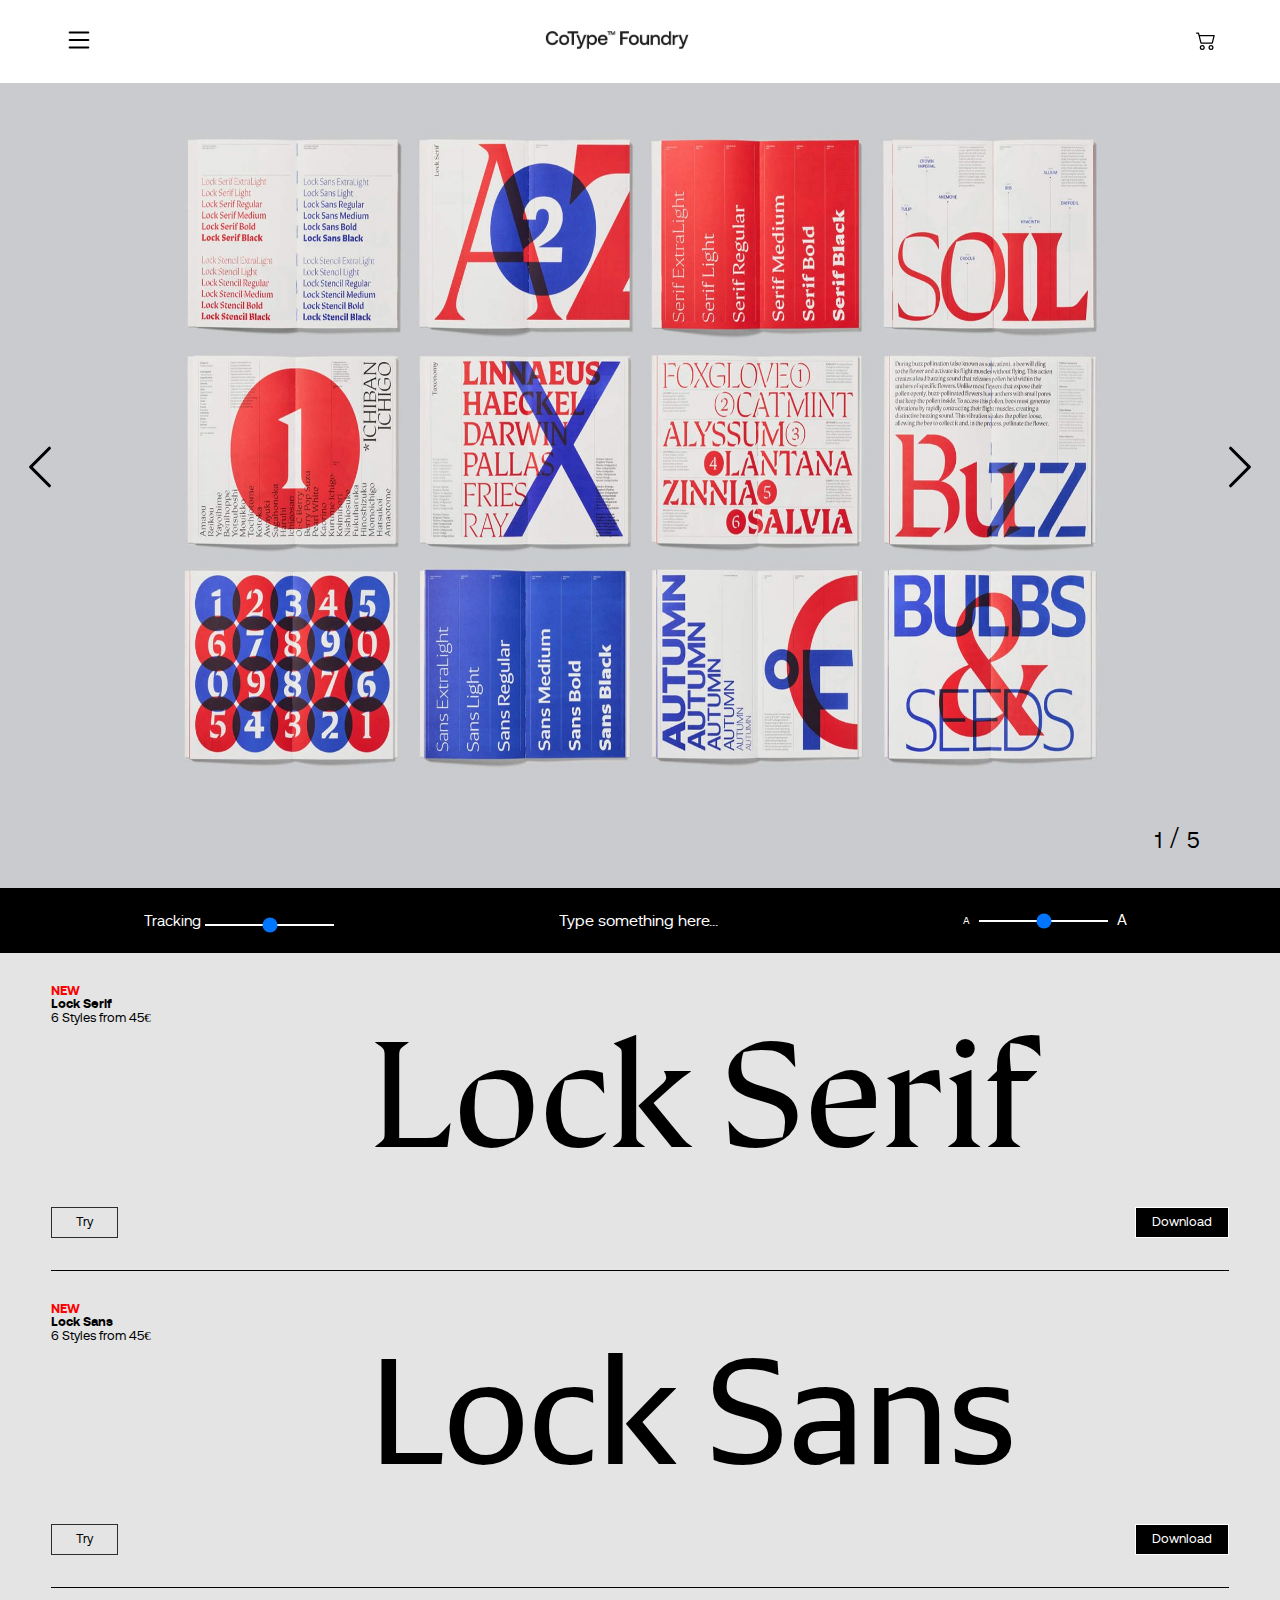
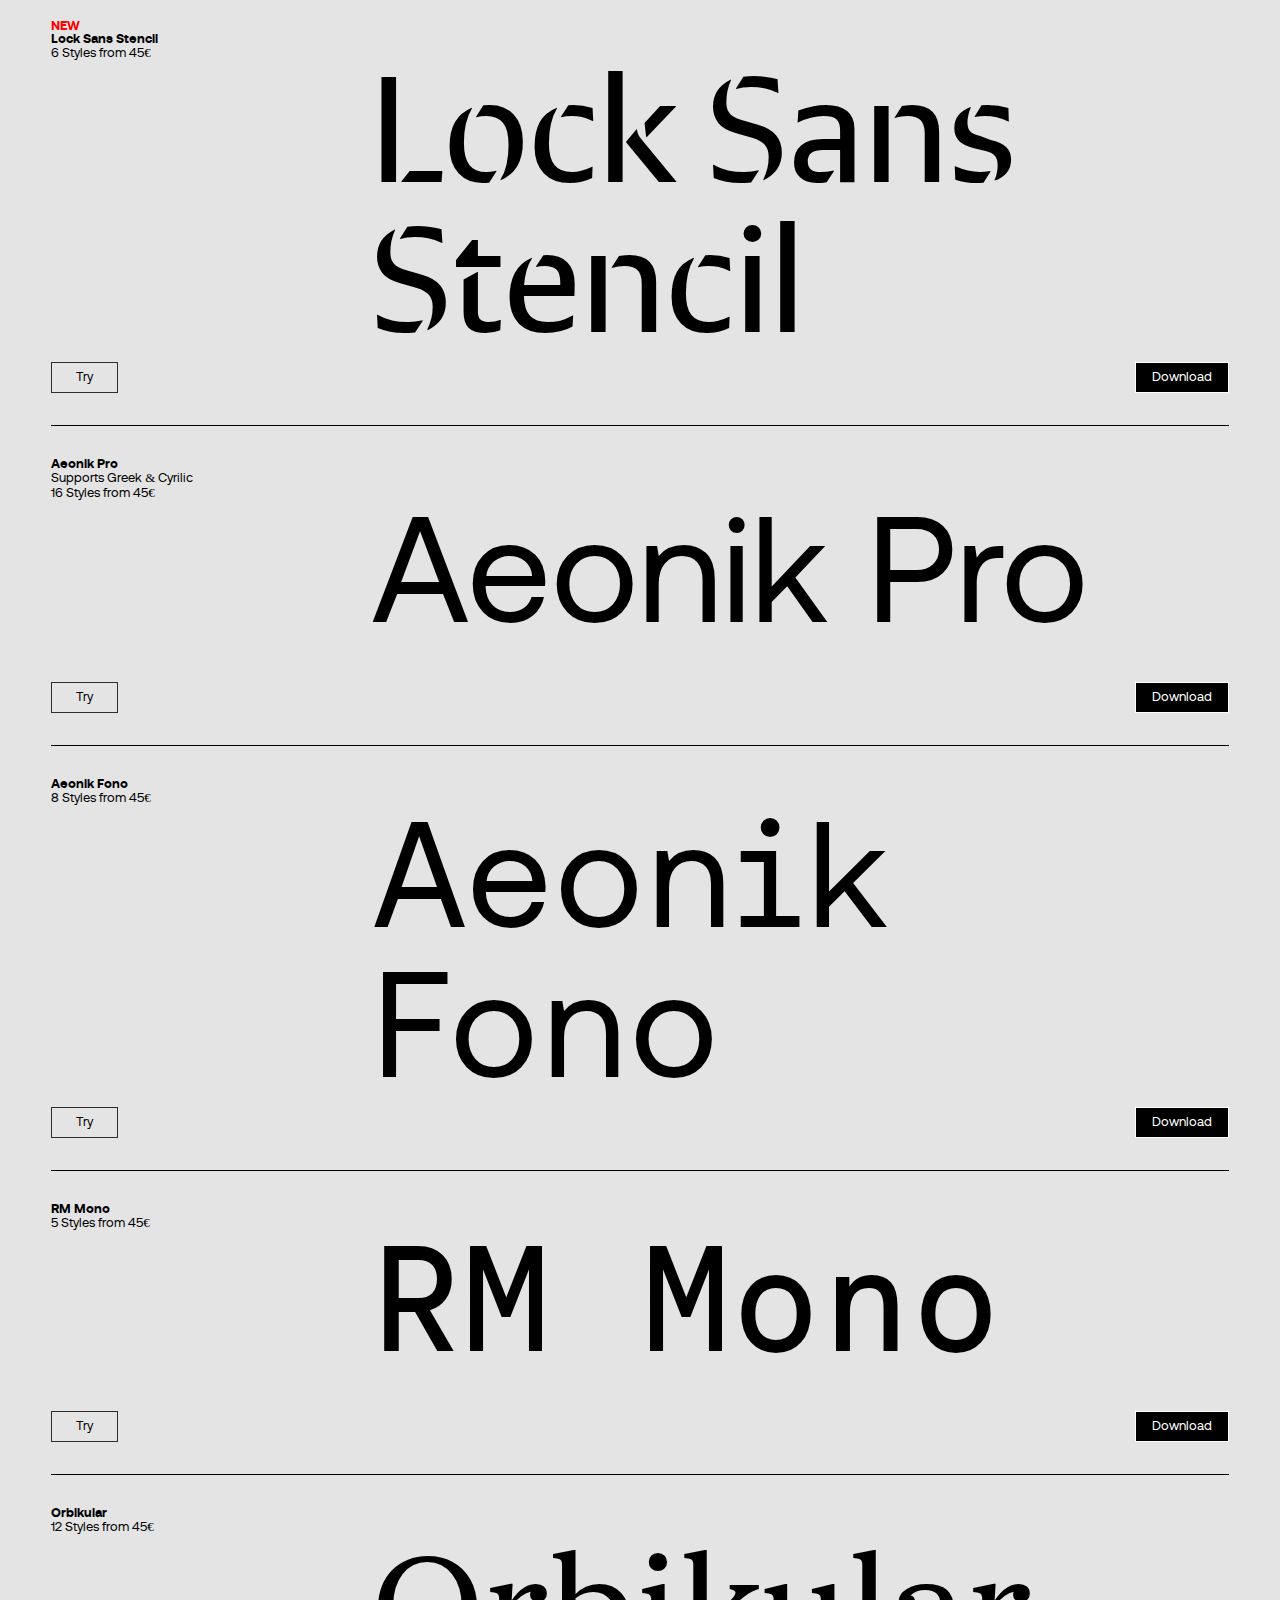
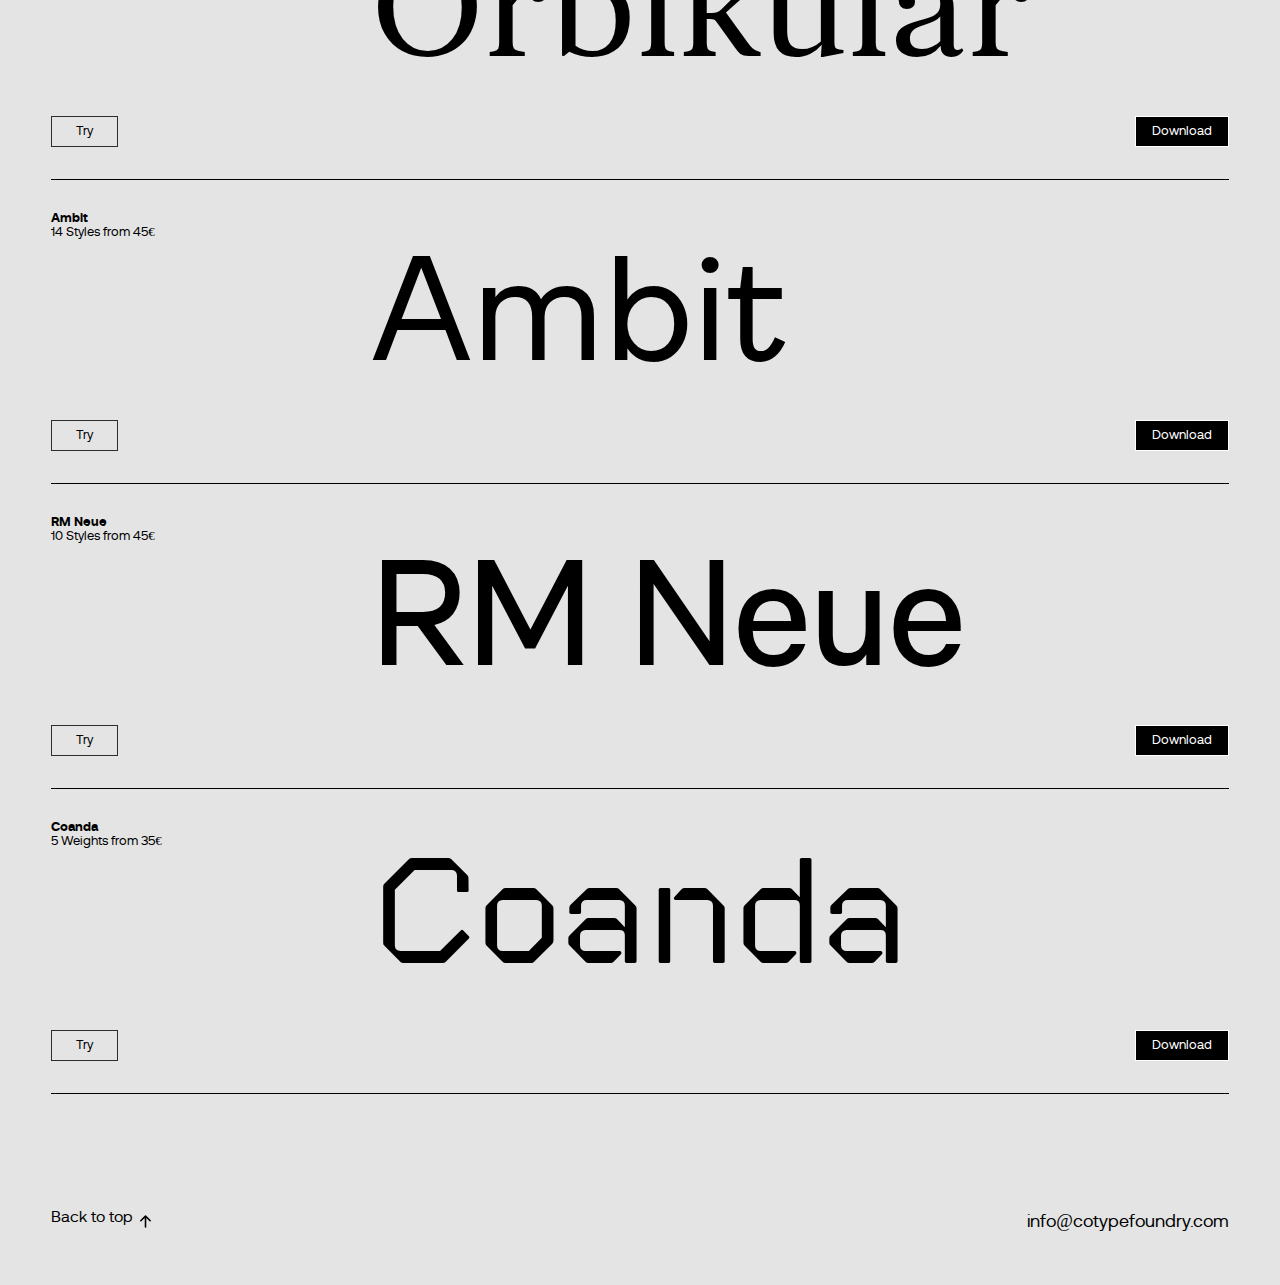
<file: index.html>
<!DOCTYPE html>
<html lang="en">
<head>
    <meta charset="UTF-8">
    <meta name="viewport" content="width=device-width, initial-scale=1.0">
    <title>Our Fonts - CoType Foundry</title>
    <link rel="stylesheet" href="css/index.css">
    <link rel="icon" href="RECURSOS/Cotype-Favicon.png">
    <script src="js/index.js" defer></script>
    
</head>
<body>

    <header class="header">


        <div class="header-Menu">

            <div class="header-Menu--wrapper">

                <div class="header-Menu--Hamburguesa">
                    <button class="header-Menu--Hamburguesa--boton">
                        <svg class="svg-Hamburguesa" xmlns="http://www.w3.org/2000/svg" width="30" height="30" fill="black" class="bi bi-Hamburguesa" viewBox="0 0 16 16">
                            <path fill-rule="evenodd" d="M2.5 12a.5.5 0 0 1 .5-.5h10a.5.5 0 0 1 0 1H3a.5.5 0 0 1-.5-.5m0-4a.5.5 0 0 1 .5-.5h10a.5.5 0 0 1 0 1H3a.5.5 0 0 1-.5-.5m0-4a.5.5 0 0 1 .5-.5h10a.5.5 0 0 1 0 1H3a.5.5 0 0 1-.5-.5"/>
                        </svg>
                    </button>

                    <nav class="nav">
                        <button class="nav-cierre">
                            <svg class="nav-cierre--cruz" xmlns="http://www.w3.org/2000/svg" width="25" height="25" fill="black" class="bi bi-cierre" viewBox="0 0 16 16">
                                <path d="M4.646 4.646a.5.5 0 0 1 .708 0L8 7.293l2.646-2.647a.5.5 0 0 1 .708.708L8.707 8l2.647 2.646a.5.5 0 0 1-.708.708L8 8.707l-2.646 2.647a.5.5 0 0 1-.708-.708L7.293 8 4.646 5.354a.5.5 0 0 1 0-.708"/>
                            </svg>
                        </button>
                        
                        <ul class="nav-ul">
                            <li><a href="index.html" class="links">Our fonts</a></li>
                            <li><a href="subscribe.html" class="links">Suscribe</a></li>
                            <li><a href="about.html" class="links">About Us</a></li>
                        </ul>
                    </nav>

                </div>
                <h1 class="header-Menu--logo">
                   <a href="index.html" class="header-Menu--logo-link"><img src="RECURSOS/image.avif"  alt="Cotype logo" width="20%"></a>
                </h1>

                <button class="header-Menu--checkout">
                    <svg class="checkout-cart" xmlns="http://www.w3.org/2000/svg" width="20" height="20" fill="black" class="bi bi-cart2" viewBox="0 0 16 16">
                        <path d="M0 2.5A.5.5 0 0 1 .5 2H2a.5.5 0 0 1 .485.379L2.89 4H14.5a.5.5 0 0 1 .485.621l-1.5 6A.5.5 0 0 1 13 11H4a.5.5 0 0 1-.485-.379L1.61 3H.5a.5.5 0 0 1-.5-.5M3.14 5l1.25 5h8.22l1.25-5zM5 13a1 1 0 1 0 0 2 1 1 0 0 0 0-2m-2 1a2 2 0 1 1 4 0 2 2 0 0 1-4 0m9-1a1 1 0 1 0 0 2 1 1 0 0 0 0-2m-2 1a2 2 0 1 1 4 0 2 2 0 0 1-4 0"/>
                    </svg>
                </button>

                


            </div>
        </div>
    </header>


    <div class="Slider">
        <div class="Slider-container">
            
                <picture>
                    <img src="RECURSOS/banner/01.jpg" alt="Lock Sherif" class="Slider-img isVisible Slider-img--Static">
                </picture>
                <picture>
                    <img src="RECURSOS/banner/02.jpg" alt="RM - Mono"   class="Slider-img" loading="lazy">
                </picture>
                <picture>
                    <img src="RECURSOS/banner/03.jpg" alt="Aeonik Fono" class="Slider-img" loading="lazy">
                </picture>
                <picture>
                    <img src="RECURSOS/banner/04.jpg" alt="Aeonik Mono" class="Slider-img" loading="lazy">
                </picture>
                <picture>
                    <img src="RECURSOS/banner/05.jpg" alt="Altform"     class="Slider-img" loading="lazy">
                </picture>        
                
               
                
            
        </div>


        <button class="Slider-arrow Next">
            <svg xmlns="http://www.w3.org/2000/svg" width="50" height="50" fill="black" class="bi bi-chevron-right" viewBox="0 0 16 16">
                <path fill-rule="evenodd" d="M4.646 1.646a.5.5 0 0 1 .708 0l6 6a.5.5 0 0 1 0 .708l-6 6a.5.5 0 0 1-.708-.708L10.293 8 4.646 2.354a.5.5 0 0 1 0-.708"/>
              </svg>
        </button>

        <button class="Slider-arrow Prev">
            <svg xmlns="http://www.w3.org/2000/svg" width="50" height="50" fill="black" class="bi bi-chevron-left" viewBox="0 0 16 16">
                <path fill-rule="evenodd" d="M11.354 1.646a.5.5 0 0 1 0 .708L5.707 8l5.647 5.646a.5.5 0 0 1-.708.708l-6-6a.5.5 0 0 1 0-.708l6-6a.5.5 0 0 1 .708 0"/>
              </svg>
        </button>


        <div class="Slider-indice">
            <span class="Slider-span Slider-span--Inicial">1</span> /
            <span class="Slider-span">5</span>
        </div>

    </div>


    <div class="Subbanner">
        <div class="Subbanner-wrapper">
            <div class="Subbaner-wrapper--tracking">
                <button class="Subbanner-tracking">Tracking</button> 
                <input type="range" id="tracking" name="tracking-tipo" class="tamano-tipo" min="0" max="10">
            </div>
            <div class="Subbanner-wrapper--type">
                <input type="text" id="miInput" name="Type something here..." placeholder="Type something here..." class="typeText" autocomplete="off">
            </div>
            <div class="Subbaner-wrapper--size">
                <button class="Subbanner-size Min">A</button>
                <input type="range" id="rango" name="tamano-tipo" class="tamano-tipo" min="12" max="300">
                <button class="Subbanner-size Max">A</button>
                
            </div>
        </div>
    </div>

    <div class="Subbanner-movil">
        <div class="Subbanner-wrapper--type--movil">
            <input type="text" id="miInput movil" name="Type something here..." placeholder="Type something here..." class="typeText" autocomplete="off">
        </div>
        <div class="Subbaner-wrapper--size--movil">
            <button class="Subbanner-size Min">A</button>
            <input type="range" name="tamano-tipo" class="tamano-tipo-movil" list="tickmarks" min="20" max="100">
            <button class="Subbanner-size Max">A</button>

    </div>




    <div class="Cuerpo">
        <div class="Cuerpo-tipografias">


            <div class="Lock-serif">
                <ul class="Caracteristicas">
                    <li class="new">
                        NEW
                    </li>
                    <li class="nombre-tipografia">
                        <a href="locksherif.html">
                        Lock Serif
                        </a>
                    </li>
                    <li class="estilos">
                        6 Styles from 45€
                    </li>
                </ul>

                <p class="P-Lock--serif output">
                    <a href="locksherif.html">
                        Lock Serif
                    </a>
                </p>

                <div class="Lockserif-botones">
                    <div class="Boton-try">
                        <a class="try" href="locksherif.html">Try</a>
                    </div>
                    <div class="Boton-Download">
                        <a class="Download" href="locksherif.html">Download</a>
                    </div>
                    
                    
                </div>

                </div>
            </div>

            <div class="Lock-serif--Stencil">
                <ul class="Caracteristicas">
                    <li class="new">
                        <a href="locksherifstencil.html">NEW</a>
                    </li>
                    <li class="nombre-tipografia">
                        <a href="locksherifstencil.html">Lock Serif Stencil</a>
                    </li>
                    <li class="estilos">
                        <a href="locksherifstencil.html">6 Styles from 45€</a>
                    </li>
                </ul>

                <p class="P-Lock--Stencil output">
                    <a href="locksherifstencil.html">
                    Lock Serif Stencil
                    </a>
                    
                </p>

                <div class="Lockserif-botones">
                    <div class="Boton-try">
                        <a class="try" href="RECURSOS/FUENTES/LockSerif-TRIAL/LockSerif-TRIAL/LockSerifTRIAL-Medium.otf">Try</a>
                    </div>
                    <div class="Boton-Download">
                        <a class="Download" href="RECURSOS/FUENTES/LockSerif-TRIAL/LockSerif-TRIAL/LockSerifTRIAL-Medium.otf">Download</a>
                    </div>
                    
                    
                </div>
            </div>

            <div class="Lock-sans">
                <ul class="Caracteristicas">
                    <li class="new">
                        <a title="locksans" href="locksans.html">NEW</a>
                    </li>
                    <li class="nombre-tipografia">
                        <a title="locksans" href="locksans.html">Lock Sans</a>
                    </li>
                    <li class="estilos">
                        <a title="locksans" href="locksans.html">6 Styles from 45€</a>
                    </li>
                </ul>

                <p class="P-Lock--sans output"> 
                    <a title="locksans" href="locksans.html">
                        Lock Sans
                    </a>
                    
                </p>

                <div class="Lockserif-botones">
                    <div class="Boton-try">
                        <a class="try" href="locksans.html">Try</a>
                    </div>
                    <div class="Boton-Download">
                        <a class="Download" href="locksans.html">Download</a>
                    </div>
                    
                    
                </div>


                
            </div>

            <div class="Lock-sans--Stencil">
                <ul class="Caracteristicas">
                    <li class="new">
                        <a title="locksansstencil" href="locksansstecil.html">NEW</a>
                    </li>
                    <li class="nombre-tipografia">
                        <a title="locksansstencil" href="locksansstecil.html">Lock Sans Stencil</a>
                    </li>
                    <li class="estilos">
                        <a title="locksansstencil" href="locksansstecil.html">6 Styles from 45€</a>
                    </li>
                </ul>

                <p class="P-Lock--sans--Stencil output">
                    <a title="locksansstencil" href="locksansstecil.html">
                    Lock Sans Stencil
                    </a>
                </p>

                <div class="Lockserif-botones">
                    <div class="Boton-try">
                        <a class="try" href="locksansstecil.html">Try</a>
                    </div>
                    <div class="Boton-Download">
                        <a class="Download" href="locksansstecil.html">Download</a>
                    </div>
                    
                    
                </div>
            </div>


            


            <div class="Aeonik">
                <ul class="Caracteristicas">
                    <li class="nombre-tipografia">
                        <a title="aeonikpro" href="aeonicpro.html">Aeonik Pro</a>
                    </li>
                    <li class="estilos">
                        <a title="aeonikpro" href="aeonicpro.html">Supports Greek & Cyrilic <br> 16 Styles from 45€</a>
                    </li>
                </ul>

                <p class="P-Aeonik output">
                    <a title="aeonikpro" href="aeonicpro.html">
                        Aeonik Pro

                    </a>
                    
                </p>

                <div class="Lockserif-botones">
                    <div class="Boton-try">
                        <a class="try" title="aeonikpro" href="aeonicpro.html">Try</a>
                    </div>
                    <div class="Boton-Download">
                        <a class="Download" title="aeonikpro" href="aeonicpro.html">Download</a>
                    </div>
                    
                    
                </div>
            </div>

            <div class="Aeonik-Fono">
                <ul class="Caracteristicas">
                    <li class="nombre-tipografia">
                        <a title="aeonikfono" href="aeonicfono.html">Aeonik Fono</a>
                    </li>
                    <li class="estilos">
                        <a title="aeonikfono" href="aeonicfono.html">8 Styles from 45€</a>
                    </li>
                </ul>

                <p class="P-Aeonik--Fono output">
                    <a title="aeonikfono" href="aeonicfono.html">
                        Aeonik Fono
                    </a>
                </p>

                <div class="Lockserif-botones">
                    <div class="Boton-try">
                        <a class="try" title="try" href="aeonicfono.html">Try</a>
                    </div>
                    <div class="Boton-Download">
                        <a class="Download" title="downloa" href="aeonicfono.html">Download</a>
                    </div>
                    
                    
                </div>
            </div>

            <div class="RM-Mono">
                <ul class="Caracteristicas">
                    <li class="nombre-tipografia">
                        <a title="rmmono" href="rmmono.html">RM Mono</a>
                    </li>
                    <li class="estilos">
                        <a title="rmmono" href="rmmono.html">5 Styles from 45€</a>
                    </li>
                </ul>

                <p class="P-RM--Mono output">
                    <a title="rmmono" href="rmmono.html">
                    RM Mono
                    </a>
                </p>

                <div class="Lockserif-botones">
                    <div class="Boton-try">
                        <a class="try" href="RECURSOS/FUENTES/LockSerif-TRIAL/LockSerif-TRIAL/LockSerifTRIAL-Medium.otf">Try</a>
                    </div>
                    <div class="Boton-Download">
                        <a class="Download" href="RECURSOS/FUENTES/LockSerif-TRIAL/LockSerif-TRIAL/LockSerifTRIAL-Medium.otf">Download</a>
                    </div>
                    
                    
                </div>
            </div>

            <div class="Scandium">
                <ul class="Caracteristicas">
                    <li class="nombre-tipografia">
                        <a href="#">Scandium</a>
                    </li>
                    <li class="estilos">
                        <a href="#">14 Styles from 45€</a>
                    </li>
                </ul>

                <p class="P-Scandium output">
                    Scandium
                </p>

                <div class="Lockserif-botones">
                    <div class="Boton-try">
                        <a class="try" href="RECURSOS/FUENTES/LockSerif-TRIAL/LockSerif-TRIAL/LockSerifTRIAL-Medium.otf">Try</a>
                    </div>
                    <div class="Boton-Download">
                        <a class="Download" href="RECURSOS/FUENTES/LockSerif-TRIAL/LockSerif-TRIAL/LockSerifTRIAL-Medium.otf">Download</a>
                    </div>
                    
                    
                </div>
            </div>


            <div class="Altform">
                <ul class="Caracteristicas">
                    <li class="nombre-tipografia">
                        <a href="#">Altform</a>
                    </li>
                    <li class="estilos">
                        <a href="#">14 Styles from 45€</a>
                    </li>
                </ul>

                <p class="P-Altfrom output">
                    Altfrom
                </p>

                <div class="Lockserif-botones">
                    <div class="Boton-try">
                        <a class="try" href="RECURSOS/FUENTES/LockSerif-TRIAL/LockSerif-TRIAL/LockSerifTRIAL-Medium.otf">Try</a>
                    </div>
                    <div class="Boton-Download">
                        <a class="Download" href="RECURSOS/FUENTES/LockSerif-TRIAL/LockSerif-TRIAL/LockSerifTRIAL-Medium.otf">Download</a>
                    </div>
                    
                    
                </div>
            </div>

            <div class="Orbikular">
                <ul class="Caracteristicas">
                    <li class="nombre-tipografia">
                        <a title="orbikular" href="orbikular.html">Orbikular</a>
                    </li>
                    <li class="estilos">
                        <a title="orbikular" href="orbikular.html">12 Styles from 45€</a>
                    </li>
                </ul>

                <p class="P-Orbikular output">
                    <a title="orbikular" href="orbikular.html">
                    Orbikular
                    </a>
                </p>

                <div class="Lockserif-botones">
                    <div class="Boton-try">
                        <a class="try" href="orbikular.html">Try</a>
                    </div>
                    <div class="Boton-Download">
                        <a class="Download" href="orbikular.html">Download</a>
                    </div>
                    
                    
                </div>
            </div>


            <div class="Ambit">
                <ul class="Caracteristicas">
                    <li class="nombre-tipografia">
                        <a href="ambit.html">Ambit</a>
                    </li>
                    <li class="estilos">
                        <a href="ambit.html">14 Styles from 45€</a>
                    </li>
                </ul>

                <p class="P-Ambit output">
                    <a href="ambit.html">
                    Ambit
                    </a>
                </p>

                <div class="Lockserif-botones">
                    <div class="Boton-try">
                        <a class="try" href="ambit.html">Try</a>
                    </div>
                    <div class="Boton-Download">
                        <a class="Download" href="ambit.html">Download</a>
                    </div>
                    
                    
                </div>
            </div>


            <div class="RM-Neue">
                <ul class="Caracteristicas">
                    <li class="nombre-tipografia">
                        <a href="rmneue.html">RM Neue</a>
                    </li>
                    <li class="estilos">
                        <a href="rmneue.html">10 Styles from 45€</a>
                    </li>
                </ul>

                <p class="P-RM--Neue output">
                    <a href="rmneue.html">RM Neue</a>
                </p>

                <div class="Lockserif-botones">
                    <div class="Boton-try">
                        <a class="try" title="rmneue" href="rmneue.html">Try</a>
                    </div>
                    <div class="Boton-Download">
                        <a class="Download" title="rmneue" href="rmneue.html">Download</a>
                    </div>
                    
                </div>
            </div>

            <div class="Coanda">
                <ul class="Caracteristicas">
                    <li class="nombre-tipografia">
                        <a title="Coanda" href="coanda.html">Coanda</a>
                    </li>
                    <li class="estilos">
                        <a title="coanda" href="coanda.html">5 Weights from 35€</a>
                    </li>
                </ul>

                <p class="P-Coanda output">
                    <a title="coanda" href="coanda.html">
                        Coanda
                    </a>
                </p>

                <div class="Lockserif-botones">
                    <div class="Boton-try">
                        <a class="try" href="coanda.html">Try</a>
                    </div>
                    <div class="Boton-Download">
                        <a class="Download" href="coanda.html">Download</a>
                    </div>
                    
                    
                </div>
            </div>

            <div class="Betatron output">
                <ul class="Caracteristicas">
                    <li class="nombre-tipografia">
                        <a href="#">Betatron</a>
                    </li>
                    <li class="gratis">
                        <a href="#">Free to download</a>
                    </li>
                </ul>

                <p class="P-Betatron output">
                    Betatron
                </p>

                <div class="Lockserif-botones">
                    <div class="Boton-try">
                        <a class="try" href="RECURSOS/FUENTES/LockSerif-TRIAL/LockSerif-TRIAL/LockSerifTRIAL-Medium.otf">Try</a>
                    </div>
                    <div class="Boton-Download">
                        <a class="Download" href="RECURSOS/FUENTES/LockSerif-TRIAL/LockSerif-TRIAL/LockSerifTRIAL-Medium.otf">Download</a>
                    </div>
                    
                    
                </div>
            </div>

            <div class="Gridular">
                <ul class="Caracteristicas">
                    <li class="nombre-tipografia">
                        <a href="#">Gridular</a>
                    </li>
                    <li class="gratis">
                        <a href="#">Free to download</a>
                    </li>
                </ul>

                <p class="P-Gridular output">
                    Gridular
                </p>

                <div class="Lockserif-botones">
                    <div class="Boton-try">
                        <a class="try" href="RECURSOS/FUENTES/LockSerif-TRIAL/LockSerif-TRIAL/LockSerifTRIAL-Medium.otf">Try</a>
                    </div>
                    <div class="Boton-Download">
                        <a class="Download" href="RECURSOS/FUENTES/LockSerif-TRIAL/LockSerif-TRIAL/LockSerifTRIAL-Medium.otf">Download</a>
                    </div>
                    
                    
                </div>
            </div>

            
        </div>
    </div>

    <footer class="pie">
        <div class="backtotop">
           <a class="back" href="index.html">Back to top</a>
            <svg xmlns="http://www.w3.org/2000/svg" width="25" height="25" fill="black" class="bi bi-arrow-up-short" viewBox="0 0 16 16">
                <path fill-rule="evenodd" d="M8 12a.5.5 0 0 0 .5-.5V5.707l2.146 2.147a.5.5 0 0 0 .708-.708l-3-3a.5.5 0 0 0-.708 0l-3 3a.5.5 0 1 0 .708.708L7.5 5.707V11.5a.5.5 0 0 0 .5.5"/>
              </svg>
        </div>
        <div class="mail">
            <a href="mailto:info@cotypefoundry.com">info@cotypefoundry.com</a>
        </div>
    </footer>
    
</body>
</html>
</file>
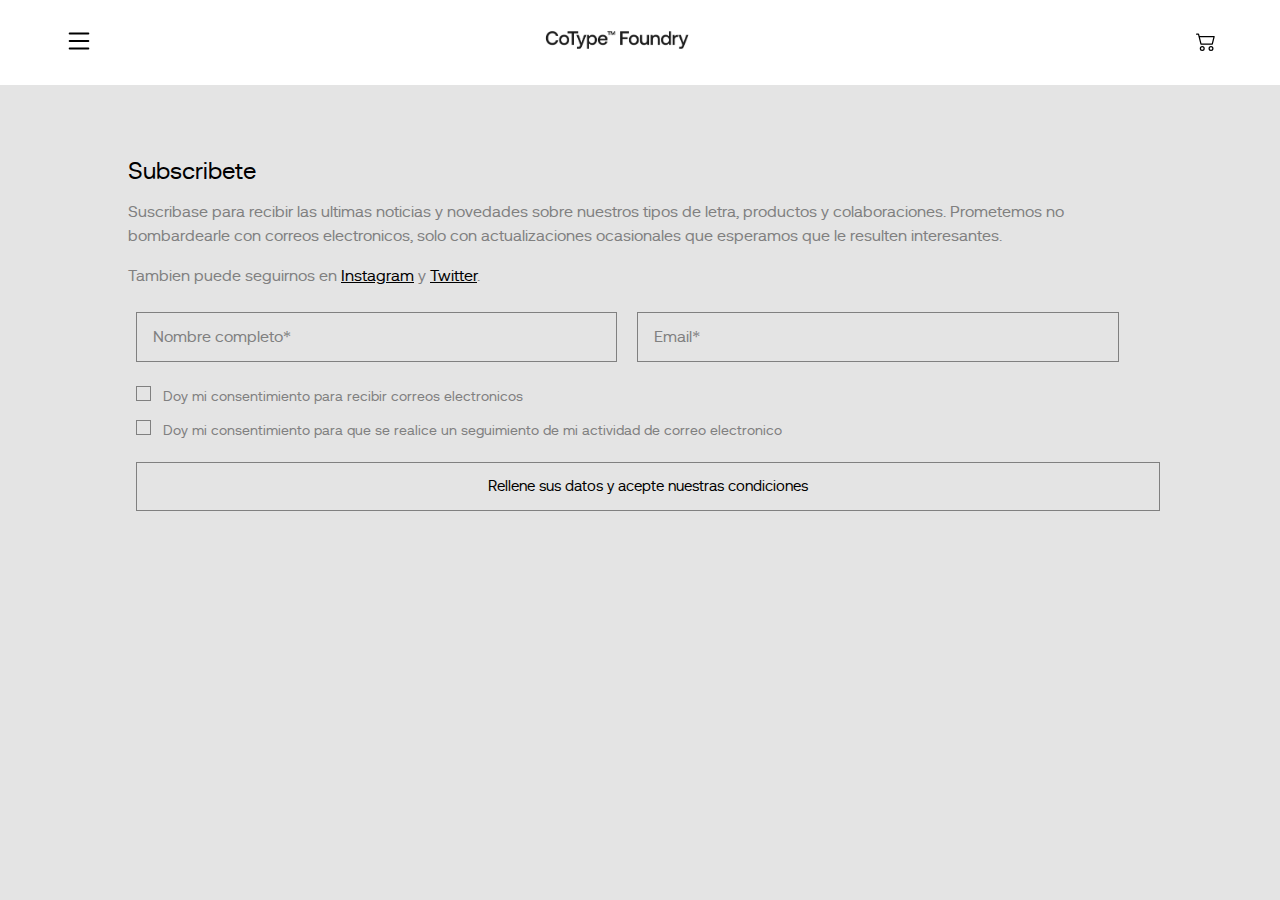
<file: subscribe.html>
<!DOCTYPE html>
<html lang="en">
<head>
    <meta charset="UTF-8">
    <meta name="viewport" content="width=device-width, initial-scale=1.0">
    <title>Subscribe - CoType Foundry</title>
    <link rel="stylesheet" href="css/subscribe.css">
    <link rel="icon" href="RECURSOS/Cotype-Favicon.png">
    <script src="js/subscribe.js" defer></script>
    
</head>
<body>

    <header class="header">


        <div class="header-Menu">

            <div class="header-Menu--wrapper">

                <div class="header-Menu--Hamburguesa">
                    <button class="header-Menu--Hamburguesa--boton">
                        <svg class="svg-Hamburguesa" xmlns="http://www.w3.org/2000/svg" width="30" height="30" fill="currentColor" class="bi bi-list" viewBox="0 0 16 16">
                            <path fill-rule="evenodd" d="M2.5 12a.5.5 0 0 1 .5-.5h10a.5.5 0 0 1 0 1H3a.5.5 0 0 1-.5-.5m0-4a.5.5 0 0 1 .5-.5h10a.5.5 0 0 1 0 1H3a.5.5 0 0 1-.5-.5m0-4a.5.5 0 0 1 .5-.5h10a.5.5 0 0 1 0 1H3a.5.5 0 0 1-.5-.5"/>
                        </svg>
                    </button>

                    <nav class="nav">
                        <button class="nav-cierre">
                            <svg class="nav-cierre--cruz" xmlns="http://www.w3.org/2000/svg" width="25" height="25" fill="currentColor" class="bi bi-x" viewBox="0 0 16 16">
                                <path d="M4.646 4.646a.5.5 0 0 1 .708 0L8 7.293l2.646-2.647a.5.5 0 0 1 .708.708L8.707 8l2.647 2.646a.5.5 0 0 1-.708.708L8 8.707l-2.646 2.647a.5.5 0 0 1-.708-.708L7.293 8 4.646 5.354a.5.5 0 0 1 0-.708"/>
                            </svg>
                        </button>
                        
                        <ul class="nav-ul">
                            <li><a href="index.html" class="links">Our fonts</a></li>
                            <li><a href="subscribe.html" class="links">Suscribe</a></li>
                            <li><a href="about.html" class="links">About Us</a></li>
                        </ul>
                    </nav>

                </div>
                <h1 class="header-Menu--logo">
                    <a href="index.html" class="header-Menu--logo-link"><img src="RECURSOS/image.avif"  alt="Cotype logo" width="20%"></a>
                </h1>

                <button class="header-Menu--checkout">
                    <svg class="checkout-cart" xmlns="http://www.w3.org/2000/svg" width="20" height="20" fill="currentColor" class="bi bi-cart2" viewBox="0 0 16 16">
                        <path d="M0 2.5A.5.5 0 0 1 .5 2H2a.5.5 0 0 1 .485.379L2.89 4H14.5a.5.5 0 0 1 .485.621l-1.5 6A.5.5 0 0 1 13 11H4a.5.5 0 0 1-.485-.379L1.61 3H.5a.5.5 0 0 1-.5-.5M3.14 5l1.25 5h8.22l1.25-5zM5 13a1 1 0 1 0 0 2 1 1 0 0 0 0-2m-2 1a2 2 0 1 1 4 0 2 2 0 0 1-4 0m9-1a1 1 0 1 0 0 2 1 1 0 0 0 0-2m-2 1a2 2 0 1 1 4 0 2 2 0 0 1-4 0"/>
                    </svg>
                </button>

            </div>
        </div>
    </header>

    <main class="main">
        <div class="main-descripcion">
            <h1 class="main-descripcion-titulo">Subscribete</h1>
            <p class="main-descripcion-texto">Suscribase para recibir las ultimas noticias y novedades sobre nuestros tipos de letra, productos y colaboraciones. Prometemos no bombardearle con correos electronicos, solo con actualizaciones ocasionales que esperamos que le resulten interesantes.</p>
            <p class="main-descripcion-texto final">Tambien puede seguirnos en <a class="Instagram" href="https://www.instagram.com/cotypefoundry/" target="_blank">Instagram</a> y <a class="X" target="_blank" href="https://x.com/cotypefoundry?mx=2">Twitter</a>.</p>
        </div>

        <div class="main-form">
            <form class="main-form-form" action="Subscribe">
                <input type="text" class="Inputname" id="Inputname" name="Nombre completo" placeholder="Nombre completo*" autocomplete="off" required>
                <input type="email" class="Inputemail" id="Inputemail" name="Email" placeholder="Email*" autocomplete="off" required>
                <div class="checkbox-email">
                    <input type="checkbox" class="checkbox" id="checkbox1" name="checkbox1" required>
                    <label for="checkbox1">Doy mi consentimiento para recibir correos electronicos</label>
                </div>
                <div class="checkbox-seguimiento">
                    <input type="checkbox" class="checkbox" id="checkbox2" name="checkbox2" required>
                    <label for="checkbox2">Doy mi consentimiento para que se realice un seguimiento de mi actividad de correo electronico</label>
                </div>

                <button class="boton-rellene">
                    Rellene sus datos y acepte nuestras condiciones
                </button>

                <button class="boton-suscribirse completo" type="submit" onclick="activo()">
                    Suscribete
                </button>
                
                
                
            </form>
        </div>
    </main>
    
</body>
</file>
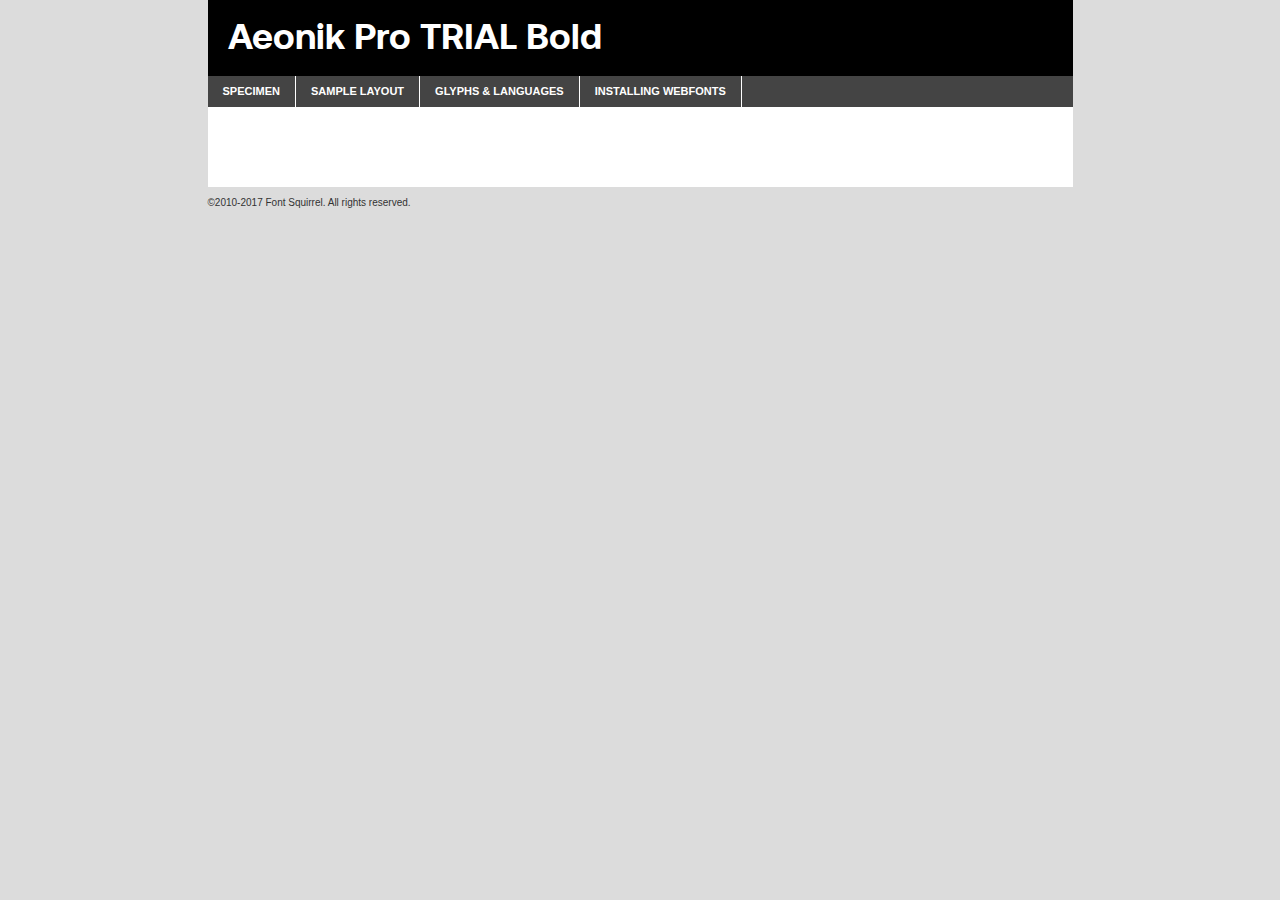
<file: RECURSOS/FUENTES/WEBFONT/AEONIK/aeonikprotrial-bold-demo.html>
<!DOCTYPE html PUBLIC "-//W3C//DTD XHTML 1.0 Transitional//EN"
        "http://www.w3.org/TR/xhtml1/DTD/xhtml1-transitional.dtd">

<html xmlns="http://www.w3.org/1999/xhtml" xml:lang="en" lang="en">
<head>
    <meta http-equiv="Content-Type" content="text/html; charset=utf-8"/>
    <script src="http://ajax.googleapis.com/ajax/libs/jquery/1.7.2/jquery.min.js" type="text/javascript" charset="utf-8"></script>
    <script type="text/javascript">
		(function($) {
			$.fn.easyTabs = function(option) {
				var param = jQuery.extend({ fadeSpeed: 'fast', defaultContent: 1, activeClass: 'active' }, option);
				$(this).each(function() {
					var thisId = '#' + this.id;
					if ( param.defaultContent == '' )
					{
						param.defaultContent = 1;
					}
					if ( typeof param.defaultContent == 'number' )
					{
						var defaultTab = $(thisId + ' .tabs li:eq(' + (param.defaultContent - 1) + ') a').attr('href').substr(1);
					}
					else
					{
						var defaultTab = param.defaultContent;
					}
					$(thisId + ' .tabs li a').each(function() {
						var tabToHide = $(this).attr('href').substr(1);
						$('#' + tabToHide).addClass('easytabs-tab-content');
					});
					hideAll();
					changeContent(defaultTab);

					function hideAll() {$(thisId + ' .easytabs-tab-content').hide();}

					function changeContent(tabId)
					{
						hideAll();
						$(thisId + ' .tabs li').removeClass(param.activeClass);
						$(thisId + ' .tabs li a[href=#' + tabId + ']').closest('li').addClass(param.activeClass);
						if ( param.fadeSpeed != 'none' )
						{
							$(thisId + ' #' + tabId).fadeIn(param.fadeSpeed);
						}
						else
						{
							$(thisId + ' #' + tabId).show();
						}
					}

					$(thisId + ' .tabs li').click(function() {
						var tabId = $(this).find('a').attr('href').substr(1);
						changeContent(tabId);
						return false;
					});
				});
			}
		})(jQuery);
    </script>
    <link rel="stylesheet" href="specimen_files/specimen_stylesheet.css" type="text/css" charset="utf-8"/>
    <link rel="stylesheet" href="stylesheet.css" type="text/css" charset="utf-8"/>

    <style type="text/css">
        		body {
			font-family: 'aeonik_pro_trialbold';
        		}

            </style>

    <title>Aeonik Pro TRIAL Bold Specimen</title>


    <script type="text/javascript" charset="utf-8">
		$(document).ready(function() {
			$('#container').easyTabs({ defaultContent: 1 });
		});
    </script>
</head>

<body>
<div id="container">
    <div id="header">
		Aeonik Pro TRIAL Bold    </div>
    <ul class="tabs">
        <li><a href="#specimen">Specimen</a></li>
        <li><a href="#layout">Sample Layout</a></li>
		        <li><a href="#glyphs">Glyphs &amp; Languages</a></li>
        <li><a href="#installing">Installing Webfonts</a></li>

    </ul>

    <div id="main_content">


        <div id="specimen">

            <div class="section">
                <div class="grid12 firstcol">
                    <div class="huge">AaBb</div>
                </div>
            </div>

            <div class="section">
                <div class="glyph_range">A&#x200B;B&#x200b;C&#x200b;D&#x200b;E&#x200b;F&#x200b;G&#x200b;H&#x200b;I&#x200b;J&#x200b;K&#x200b;L&#x200b;M&#x200b;N&#x200b;O&#x200b;P&#x200b;Q&#x200b;R&#x200b;S&#x200b;T&#x200b;U&#x200b;V&#x200b;W&#x200b;X&#x200b;Y&#x200b;Z&#x200b;a&#x200b;b&#x200b;c&#x200b;d&#x200b;e&#x200b;f&#x200b;g&#x200b;h&#x200b;i&#x200b;j&#x200b;k&#x200b;l&#x200b;m&#x200b;n&#x200b;o&#x200b;p&#x200b;q&#x200b;r&#x200b;s&#x200b;t&#x200b;u&#x200b;v&#x200b;w&#x200b;x&#x200b;y&#x200b;z&#x200b;1&#x200b;2&#x200b;3&#x200b;4&#x200b;5&#x200b;6&#x200b;7&#x200b;8&#x200b;9&#x200b;0&#x200b;&amp;&#x200b;.&#x200b;,&#x200b;?&#x200b;!&#x200b;&#64;&#x200b;(&#x200b;)&#x200b;#&#x200b;$&#x200b;%&#x200b;*&#x200b;+&#x200b;-&#x200b;=&#x200b;:&#x200b;;</div>
            </div>
            <div class="section">
                <div class="grid12 firstcol">
                    <table class="sample_table">
                        <tr>
                            <td>10</td>
                            <td class="size10">abcdefghijklmnopqrstuvwxyzABCDEFGHIJKLMNOPQRSTUVWXYZ0123456789abcdefghijklmnopqrstuvwxyzABCDEFGHIJKLMNOPQRSTUVWXYZ0123456789abcdefghijklmnopqrstuvwxyzABCDEFGHIJKLMNOPQRSTUVWXYZ</td>
                        </tr>
                        <tr>
                            <td>11</td>
                            <td class="size11">abcdefghijklmnopqrstuvwxyzABCDEFGHIJKLMNOPQRSTUVWXYZ0123456789abcdefghijklmnopqrstuvwxyzABCDEFGHIJKLMNOPQRSTUVWXYZ0123456789abcdefghijklmnopqrstuvwxyzABCDEFGHIJKLMNOPQRSTUVWXYZ</td>
                        </tr>
                        <tr>
                            <td>12</td>
                            <td class="size12">abcdefghijklmnopqrstuvwxyzABCDEFGHIJKLMNOPQRSTUVWXYZ0123456789abcdefghijklmnopqrstuvwxyzABCDEFGHIJKLMNOPQRSTUVWXYZ0123456789abcdefghijklmnopqrstuvwxyzABCDEFGHIJKLMNOPQRSTUVWXYZ</td>
                        </tr>
                        <tr>
                            <td>13</td>
                            <td class="size13">abcdefghijklmnopqrstuvwxyzABCDEFGHIJKLMNOPQRSTUVWXYZ0123456789abcdefghijklmnopqrstuvwxyzABCDEFGHIJKLMNOPQRSTUVWXYZ0123456789abcdefghijklmnopqrstuvwxyzABCDEFGHIJKLMNOPQRSTUVWXYZ</td>
                        </tr>
                        <tr>
                            <td>14</td>
                            <td class="size14">abcdefghijklmnopqrstuvwxyzABCDEFGHIJKLMNOPQRSTUVWXYZ0123456789abcdefghijklmnopqrstuvwxyzABCDEFGHIJKLMNOPQRSTUVWXYZ0123456789abcdefghijklmnopqrstuvwxyzABCDEFGHIJKLMNOPQRSTUVWXYZ</td>
                        </tr>
                        <tr>
                            <td>16</td>
                            <td class="size16">abcdefghijklmnopqrstuvwxyzABCDEFGHIJKLMNOPQRSTUVWXYZ0123456789abcdefghijklmnopqrstuvwxyzABCDEFGHIJKLMNOPQRSTUVWXYZ</td>
                        </tr>
                        <tr>
                            <td>18</td>
                            <td class="size18">abcdefghijklmnopqrstuvwxyzABCDEFGHIJKLMNOPQRSTUVWXYZ0123456789abcdefghijklmnopqrstuvwxyzABCDEFGHIJKLMNOPQRSTUVWXYZ</td>
                        </tr>
                        <tr>
                            <td>20</td>
                            <td class="size20">abcdefghijklmnopqrstuvwxyzABCDEFGHIJKLMNOPQRSTUVWXYZ0123456789abcdefghijklmnopqrstuvwxyzABCDEFGHIJKLMNOPQRSTUVWXYZ</td>
                        </tr>
                        <tr>
                            <td>24</td>
                            <td class="size24">abcdefghijklmnopqrstuvwxyzABCDEFGHIJKLMNOPQRSTUVWXYZ0123456789abcdefghijklmnopqrstuvwxyzABCDEFGHIJKLMNOPQRSTUVWXYZ</td>
                        </tr>
                        <tr>
                            <td>30</td>
                            <td class="size30">abcdefghijklmnopqrstuvwxyzABCDEFGHIJKLMNOPQRSTUVWXYZ0123456789abcdefghijklmnopqrstuvwxyzABCDEFGHIJKLMNOPQRSTUVWXYZ</td>
                        </tr>
                        <tr>
                            <td>36</td>
                            <td class="size36">abcdefghijklmnopqrstuvwxyzABCDEFGHIJKLMNOPQRSTUVWXYZ0123456789abcdefghijklmnopqrstuvwxyzABCDEFGHIJKLMNOPQRSTUVWXYZ</td>
                        </tr>
                        <tr>
                            <td>48</td>
                            <td class="size48">abcdefghijklmnopqrstuvwxyzABCDEFGHIJKLMNOPQRSTUVWXYZ0123456789abcdefghijklmnopqrstuvwxyzABCDEFGHIJKLMNOPQRSTUVWXYZ</td>
                        </tr>
                        <tr>
                            <td>60</td>
                            <td class="size60">abcdefghijklmnopqrstuvwxyzABCDEFGHIJKLMNOPQRSTUVWXYZ0123456789abcdefghijklmnopqrstuvwxyzABCDEFGHIJKLMNOPQRSTUVWXYZ</td>
                        </tr>
                        <tr>
                            <td>72</td>
                            <td class="size72">abcdefghijklmnopqrstuvwxyzABCDEFGHIJKLMNOPQRSTUVWXYZ0123456789abcdefghijklmnopqrstuvwxyzABCDEFGHIJKLMNOPQRSTUVWXYZ</td>
                        </tr>
                        <tr>
                            <td>90</td>
                            <td class="size90">abcdefghijklmnopqrstuvwxyzABCDEFGHIJKLMNOPQRSTUVWXYZ0123456789abcdefghijklmnopqrstuvwxyzABCDEFGHIJKLMNOPQRSTUVWXYZ</td>
                        </tr>
                    </table>

                </div>

            </div>


            <div class="section" id="bodycomparison">


                <div id="xheight">
                    <div class="fontbody">&#x25FC;&#x25FC;&#x25FC;&#x25FC;&#x25FC;&#x25FC;&#x25FC;&#x25FC;&#x25FC;&#x25FC;&#x25FC;&#x25FC;&#x25FC;&#x25FC;&#x25FC;&#x25FC;&#x25FC;&#x25FC;&#x25FC;&#x25FC;&#x25FC;&#x25FC;&#x25FC;&#x25FC;&#x25FC;&#x25FC;&#x25FC;&#x25FC;&#x25FC;&#x25FC;&#x25FC;&#x25FC;&#x25FC;&#x25FC;&#x25FC;&#x25FC;&#x25FC;&#x25FC;&#x25FC;&#x25FC;&#x25FC;&#x25FC;&#x25FC;&#x25FC;&#x25FC;&#x25FC;&#x25FC;&#x25FC;&#x25FC;&#x25FC;&#x25FC;&#x25FC;&#x25FC;&#x25FC;&#x25FC;&#x25FC;&#x25FC;&#x25FC;&#x25FC;&#x25FC;&#x25FC;&#x25FC;&#x25FC;&#x25FC;&#x25FC;&#x25FC;&#x25FC;&#x25FC;&#x25FC;&#x25FC;&#x25FC;&#x25FC;&#x25FC;&#x25FC;&#x25FC;&#x25FC;&#x25FC;&#x25FC;&#x25FC;&#x25FC;&#x25FC;&#x25FC;&#x25FC;&#x25FC;&#x25FC;&#x25FC;&#x25FC;&#x25FC;&#x25FC;&#x25FC;&#x25FC;&#x25FC;&#x25FC;&#x25FC;&#x25FC;&#x25FC;&#x25FC;&#x25FC;&#x25FC;body</div>
                    <div class="arialbody">body</div>
                    <div class="verdanabody">body</div>
                    <div class="georgiabody">body</div>
                </div>
                <div class="fontbody" style="z-index:1">
                    body<span>Aeonik Pro TRIAL Bold</span>
                </div>
                <div class="arialbody" style="z-index:1">
                    body<span>Arial</span>
                </div>
                <div class="verdanabody" style="z-index:1">
                    body<span>Verdana</span>
                </div>
                <div class="georgiabody" style="z-index:1">
                    body<span>Georgia</span>
                </div>


            </div>


            <div class="section psample psample_row1" id="">

                <div class="grid2 firstcol">
                    <p class="size10"><span>10.</span>Aenean lacinia bibendum nulla sed consectetur. Fusce dapibus, tellus ac cursus commodo, tortor mauris condimentum nibh, ut fermentum massa justo sit amet risus. Nullam id dolor id nibh ultricies vehicula ut id elit. Cum sociis natoque penatibus et magnis dis parturient montes, nascetur ridiculus mus. Nulla vitae elit libero, a pharetra augue.</p>

                </div>
                <div class="grid3">
                    <p class="size11"><span>11.</span>Aenean lacinia bibendum nulla sed consectetur. Fusce dapibus, tellus ac cursus commodo, tortor mauris condimentum nibh, ut fermentum massa justo sit amet risus. Nullam id dolor id nibh ultricies vehicula ut id elit. Cum sociis natoque penatibus et magnis dis parturient montes, nascetur ridiculus mus. Nulla vitae elit libero, a pharetra augue.</p>

                </div>
                <div class="grid3">
                    <p class="size12"><span>12.</span>Aenean lacinia bibendum nulla sed consectetur. Fusce dapibus, tellus ac cursus commodo, tortor mauris condimentum nibh, ut fermentum massa justo sit amet risus. Nullam id dolor id nibh ultricies vehicula ut id elit. Cum sociis natoque penatibus et magnis dis parturient montes, nascetur ridiculus mus. Nulla vitae elit libero, a pharetra augue.</p>

                </div>
                <div class="grid4">
                    <p class="size13"><span>13.</span>Aenean lacinia bibendum nulla sed consectetur. Fusce dapibus, tellus ac cursus commodo, tortor mauris condimentum nibh, ut fermentum massa justo sit amet risus. Nullam id dolor id nibh ultricies vehicula ut id elit. Cum sociis natoque penatibus et magnis dis parturient montes, nascetur ridiculus mus. Nulla vitae elit libero, a pharetra augue.</p>

                </div>
                <div class="white_blend"></div>

            </div>
            <div class="section psample psample_row2" id="">
                <div class="grid3 firstcol">
                    <p class="size14"><span>14.</span>Aenean lacinia bibendum nulla sed consectetur. Fusce dapibus, tellus ac cursus commodo, tortor mauris condimentum nibh, ut fermentum massa justo sit amet risus. Nullam id dolor id nibh ultricies vehicula ut id elit. Cum sociis natoque penatibus et magnis dis parturient montes, nascetur ridiculus mus. Nulla vitae elit libero, a pharetra augue.</p>

                </div>
                <div class="grid4">
                    <p class="size16"><span>16.</span>Aenean lacinia bibendum nulla sed consectetur. Fusce dapibus, tellus ac cursus commodo, tortor mauris condimentum nibh, ut fermentum massa justo sit amet risus. Nullam id dolor id nibh ultricies vehicula ut id elit. Cum sociis natoque penatibus et magnis dis parturient montes, nascetur ridiculus mus. Nulla vitae elit libero, a pharetra augue.</p>

                </div>
                <div class="grid5">
                    <p class="size18"><span>18.</span>Aenean lacinia bibendum nulla sed consectetur. Fusce dapibus, tellus ac cursus commodo, tortor mauris condimentum nibh, ut fermentum massa justo sit amet risus. Nullam id dolor id nibh ultricies vehicula ut id elit. Cum sociis natoque penatibus et magnis dis parturient montes, nascetur ridiculus mus. Nulla vitae elit libero, a pharetra augue.</p>

                </div>

                <div class="white_blend"></div>

            </div>

            <div class="section psample psample_row3" id="">
                <div class="grid5 firstcol">
                    <p class="size20"><span>20.</span>Aenean lacinia bibendum nulla sed consectetur. Fusce dapibus, tellus ac cursus commodo, tortor mauris condimentum nibh, ut fermentum massa justo sit amet risus. Nullam id dolor id nibh ultricies vehicula ut id elit. Cum sociis natoque penatibus et magnis dis parturient montes, nascetur ridiculus mus. Nulla vitae elit libero, a pharetra augue.</p>
                </div>
                <div class="grid7">
                    <p class="size24"><span>24.</span>Aenean lacinia bibendum nulla sed consectetur. Fusce dapibus, tellus ac cursus commodo, tortor mauris condimentum nibh, ut fermentum massa justo sit amet risus. Nullam id dolor id nibh ultricies vehicula ut id elit. Cum sociis natoque penatibus et magnis dis parturient montes, nascetur ridiculus mus. Nulla vitae elit libero, a pharetra augue.</p>
                </div>

                <div class="white_blend"></div>

            </div>

            <div class="section psample psample_row4" id="">
                <div class="grid12 firstcol">
                    <p class="size30"><span>30.</span>Aenean lacinia bibendum nulla sed consectetur. Fusce dapibus, tellus ac cursus commodo, tortor mauris condimentum nibh, ut fermentum massa justo sit amet risus. Nullam id dolor id nibh ultricies vehicula ut id elit. Cum sociis natoque penatibus et magnis dis parturient montes, nascetur ridiculus mus. Nulla vitae elit libero, a pharetra augue.</p>
                </div>
                <div class="white_blend"></div>

            </div>


            <div class="section psample psample_row1 fullreverse">
                <div class="grid2 firstcol">
                    <p class="size10"><span>10.</span>Aenean lacinia bibendum nulla sed consectetur. Fusce dapibus, tellus ac cursus commodo, tortor mauris condimentum nibh, ut fermentum massa justo sit amet risus. Nullam id dolor id nibh ultricies vehicula ut id elit. Cum sociis natoque penatibus et magnis dis parturient montes, nascetur ridiculus mus. Nulla vitae elit libero, a pharetra augue.</p>

                </div>
                <div class="grid3">
                    <p class="size11"><span>11.</span>Aenean lacinia bibendum nulla sed consectetur. Fusce dapibus, tellus ac cursus commodo, tortor mauris condimentum nibh, ut fermentum massa justo sit amet risus. Nullam id dolor id nibh ultricies vehicula ut id elit. Cum sociis natoque penatibus et magnis dis parturient montes, nascetur ridiculus mus. Nulla vitae elit libero, a pharetra augue.</p>

                </div>
                <div class="grid3">
                    <p class="size12"><span>12.</span>Aenean lacinia bibendum nulla sed consectetur. Fusce dapibus, tellus ac cursus commodo, tortor mauris condimentum nibh, ut fermentum massa justo sit amet risus. Nullam id dolor id nibh ultricies vehicula ut id elit. Cum sociis natoque penatibus et magnis dis parturient montes, nascetur ridiculus mus. Nulla vitae elit libero, a pharetra augue.</p>

                </div>
                <div class="grid4">
                    <p class="size13"><span>13.</span>Aenean lacinia bibendum nulla sed consectetur. Fusce dapibus, tellus ac cursus commodo, tortor mauris condimentum nibh, ut fermentum massa justo sit amet risus. Nullam id dolor id nibh ultricies vehicula ut id elit. Cum sociis natoque penatibus et magnis dis parturient montes, nascetur ridiculus mus. Nulla vitae elit libero, a pharetra augue.</p>

                </div>
                <div class="black_blend"></div>

            </div>

            <div class="section psample psample_row2 fullreverse">
                <div class="grid3 firstcol">
                    <p class="size14"><span>14.</span>Aenean lacinia bibendum nulla sed consectetur. Fusce dapibus, tellus ac cursus commodo, tortor mauris condimentum nibh, ut fermentum massa justo sit amet risus. Nullam id dolor id nibh ultricies vehicula ut id elit. Cum sociis natoque penatibus et magnis dis parturient montes, nascetur ridiculus mus. Nulla vitae elit libero, a pharetra augue.</p>

                </div>
                <div class="grid4">
                    <p class="size16"><span>16.</span>Aenean lacinia bibendum nulla sed consectetur. Fusce dapibus, tellus ac cursus commodo, tortor mauris condimentum nibh, ut fermentum massa justo sit amet risus. Nullam id dolor id nibh ultricies vehicula ut id elit. Cum sociis natoque penatibus et magnis dis parturient montes, nascetur ridiculus mus. Nulla vitae elit libero, a pharetra augue.</p>

                </div>
                <div class="grid5">
                    <p class="size18"><span>18.</span>Aenean lacinia bibendum nulla sed consectetur. Fusce dapibus, tellus ac cursus commodo, tortor mauris condimentum nibh, ut fermentum massa justo sit amet risus. Nullam id dolor id nibh ultricies vehicula ut id elit. Cum sociis natoque penatibus et magnis dis parturient montes, nascetur ridiculus mus. Nulla vitae elit libero, a pharetra augue.</p>

                </div>
                <div class="black_blend"></div>

            </div>

            <div class="section psample fullreverse psample_row3" id="">
                <div class="grid5 firstcol">
                    <p class="size20"><span>20.</span>Aenean lacinia bibendum nulla sed consectetur. Fusce dapibus, tellus ac cursus commodo, tortor mauris condimentum nibh, ut fermentum massa justo sit amet risus. Nullam id dolor id nibh ultricies vehicula ut id elit. Cum sociis natoque penatibus et magnis dis parturient montes, nascetur ridiculus mus. Nulla vitae elit libero, a pharetra augue.</p>
                </div>
                <div class="grid7">
                    <p class="size24"><span>24.</span>Aenean lacinia bibendum nulla sed consectetur. Fusce dapibus, tellus ac cursus commodo, tortor mauris condimentum nibh, ut fermentum massa justo sit amet risus. Nullam id dolor id nibh ultricies vehicula ut id elit. Cum sociis natoque penatibus et magnis dis parturient montes, nascetur ridiculus mus. Nulla vitae elit libero, a pharetra augue.</p>
                </div>

                <div class="black_blend"></div>

            </div>

            <div class="section psample fullreverse psample_row4" id="" style="border-bottom: 20px #000 solid;">
                <div class="grid12 firstcol">
                    <p class="size30"><span>30.</span>Aenean lacinia bibendum nulla sed consectetur. Fusce dapibus, tellus ac cursus commodo, tortor mauris condimentum nibh, ut fermentum massa justo sit amet risus. Nullam id dolor id nibh ultricies vehicula ut id elit. Cum sociis natoque penatibus et magnis dis parturient montes, nascetur ridiculus mus. Nulla vitae elit libero, a pharetra augue.</p>
                </div>
                <div class="black_blend"></div>

            </div>


        </div>

        <div id="layout">

            <div class="section">

                <div class="grid12 firstcol">
                    <h1>Lorem Ipsum Dolor</h1>
                    <h2>Etiam porta sem malesuada magna mollis euismod</h2>

                    <p class="byline">By <a href="#link">Aenean Lacinia</a></p>
                </div>
            </div>
            <div class="section">
                <div class="grid8 firstcol">
                    <p class="large">Donec sed odio dui. Morbi leo risus, porta ac consectetur ac, vestibulum at eros. Fusce dapibus, tellus ac cursus commodo, tortor mauris condimentum nibh, ut fermentum massa justo sit amet risus. </p>


                    <h3>Pellentesque ornare sem</h3>

                    <p>Maecenas sed diam eget risus varius blandit sit amet non magna. Maecenas faucibus mollis interdum. Donec ullamcorper nulla non metus auctor fringilla. Nullam id dolor id nibh ultricies vehicula ut id elit. Nullam id dolor id nibh ultricies vehicula ut id elit. </p>

                    <p>Aenean eu leo quam. Pellentesque ornare sem lacinia quam venenatis vestibulum. Lorem ipsum dolor sit amet, consectetur adipiscing elit. Cum sociis natoque penatibus et magnis dis parturient montes, nascetur ridiculus mus. </p>

                    <p>Nulla vitae elit libero, a pharetra augue. Praesent commodo cursus magna, vel scelerisque nisl consectetur et. Aenean lacinia bibendum nulla sed consectetur. </p>

                    <p>Nullam quis risus eget urna mollis ornare vel eu leo. Nullam quis risus eget urna mollis ornare vel eu leo. Maecenas sed diam eget risus varius blandit sit amet non magna. Donec ullamcorper nulla non metus auctor fringilla. </p>

                    <h3>Cras mattis consectetur</h3>

                    <p>Aenean eu leo quam. Pellentesque ornare sem lacinia quam venenatis vestibulum. Aenean lacinia bibendum nulla sed consectetur. Integer posuere erat a ante venenatis dapibus posuere velit aliquet. Cras mattis consectetur purus sit amet fermentum. </p>

                    <p>Nullam id dolor id nibh ultricies vehicula ut id elit. Nullam quis risus eget urna mollis ornare vel eu leo. Cras mattis consectetur purus sit amet fermentum.</p>
                </div>

                <div class="grid4 sidebar">

                    <div class="box reverse">
                        <p class="last">Nullam quis risus eget urna mollis ornare vel eu leo. Donec ullamcorper nulla non metus auctor fringilla. Cras mattis consectetur purus sit amet fermentum. Sed posuere consectetur est at lobortis. Lorem ipsum dolor sit amet, consectetur adipiscing elit. </p>
                    </div>

                    <p class="caption">Maecenas sed diam eget risus varius.</p>

                    <p>Vestibulum id ligula porta felis euismod semper. Integer posuere erat a ante venenatis dapibus posuere velit aliquet. Vestibulum id ligula porta felis euismod semper. Sed posuere consectetur est at lobortis. Maecenas sed diam eget risus varius blandit sit amet non magna. Fusce dapibus, tellus ac cursus commodo, tortor mauris condimentum nibh, ut fermentum massa justo sit amet risus. </p>


                    <p>Duis mollis, est non commodo luctus, nisi erat porttitor ligula, eget lacinia odio sem nec elit. Aenean lacinia bibendum nulla sed consectetur. Vivamus sagittis lacus vel augue laoreet rutrum faucibus dolor auctor. Aenean lacinia bibendum nulla sed consectetur. Nullam quis risus eget urna mollis ornare vel eu leo. </p>

                    <p>Praesent commodo cursus magna, vel scelerisque nisl consectetur et. Donec ullamcorper nulla non metus auctor fringilla. Maecenas faucibus mollis interdum. Fusce dapibus, tellus ac cursus commodo, tortor mauris condimentum nibh, ut fermentum massa justo sit amet risus. </p>

                </div>
            </div>

        </div>


		

        <div id="glyphs">
            <div class="section">
                <div class="grid12 firstcol">

                    <h1>Language Support</h1>
                    <p>The subset of Aeonik Pro TRIAL Bold in this kit supports the following languages:<br/>

						English, Arrernte, Bislama, Cebuano, Fijian, Gilbertese, Hmong, Ibanag, Iloko_ilokano, Interglossa_glosa, Interlingua, Lojban, Norfolk_pitcairnese, Oromo, Rotokas, Seychelles_creole, Shona, Somali, Southern_ndebele, Swahili, Swati_swazi, Tok_pisin, Warlpiri, Xhosa, Zulu, Latinbasic, Demo                    </p>
                    <h1>Glyph Chart</h1>
                    <p>The subset of Aeonik Pro TRIAL Bold in this kit includes all the glyphs listed below. Unicode entities are included above each glyph to help you insert individual characters into your layout.</p>
                    <div id="glyph_chart">

																				                                <div><p>&amp;#32;</p>&#32;</div>
																				                                <div><p>&amp;#44;</p>&#44;</div>
																				                                <div><p>&amp;#45;</p>&#45;</div>
																				                                <div><p>&amp;#46;</p>&#46;</div>
																				                                <div><p>&amp;#48;</p>&#48;</div>
																				                                <div><p>&amp;#49;</p>&#49;</div>
																				                                <div><p>&amp;#50;</p>&#50;</div>
																				                                <div><p>&amp;#51;</p>&#51;</div>
																				                                <div><p>&amp;#52;</p>&#52;</div>
																				                                <div><p>&amp;#53;</p>&#53;</div>
																				                                <div><p>&amp;#54;</p>&#54;</div>
																				                                <div><p>&amp;#55;</p>&#55;</div>
																				                                <div><p>&amp;#56;</p>&#56;</div>
																				                                <div><p>&amp;#57;</p>&#57;</div>
																				                                <div><p>&amp;#65;</p>&#65;</div>
																				                                <div><p>&amp;#66;</p>&#66;</div>
																				                                <div><p>&amp;#67;</p>&#67;</div>
																				                                <div><p>&amp;#68;</p>&#68;</div>
																				                                <div><p>&amp;#69;</p>&#69;</div>
																				                                <div><p>&amp;#70;</p>&#70;</div>
																				                                <div><p>&amp;#71;</p>&#71;</div>
																				                                <div><p>&amp;#72;</p>&#72;</div>
																				                                <div><p>&amp;#73;</p>&#73;</div>
																				                                <div><p>&amp;#74;</p>&#74;</div>
																				                                <div><p>&amp;#75;</p>&#75;</div>
																				                                <div><p>&amp;#76;</p>&#76;</div>
																				                                <div><p>&amp;#77;</p>&#77;</div>
																				                                <div><p>&amp;#78;</p>&#78;</div>
																				                                <div><p>&amp;#79;</p>&#79;</div>
																				                                <div><p>&amp;#80;</p>&#80;</div>
																				                                <div><p>&amp;#81;</p>&#81;</div>
																				                                <div><p>&amp;#82;</p>&#82;</div>
																				                                <div><p>&amp;#83;</p>&#83;</div>
																				                                <div><p>&amp;#84;</p>&#84;</div>
																				                                <div><p>&amp;#85;</p>&#85;</div>
																				                                <div><p>&amp;#86;</p>&#86;</div>
																				                                <div><p>&amp;#87;</p>&#87;</div>
																				                                <div><p>&amp;#88;</p>&#88;</div>
																				                                <div><p>&amp;#89;</p>&#89;</div>
																				                                <div><p>&amp;#90;</p>&#90;</div>
																				                                <div><p>&amp;#97;</p>&#97;</div>
																				                                <div><p>&amp;#98;</p>&#98;</div>
																				                                <div><p>&amp;#99;</p>&#99;</div>
																				                                <div><p>&amp;#100;</p>&#100;</div>
																				                                <div><p>&amp;#101;</p>&#101;</div>
																				                                <div><p>&amp;#102;</p>&#102;</div>
																				                                <div><p>&amp;#103;</p>&#103;</div>
																				                                <div><p>&amp;#104;</p>&#104;</div>
																				                                <div><p>&amp;#105;</p>&#105;</div>
																				                                <div><p>&amp;#106;</p>&#106;</div>
																				                                <div><p>&amp;#107;</p>&#107;</div>
																				                                <div><p>&amp;#108;</p>&#108;</div>
																				                                <div><p>&amp;#109;</p>&#109;</div>
																				                                <div><p>&amp;#110;</p>&#110;</div>
																				                                <div><p>&amp;#111;</p>&#111;</div>
																				                                <div><p>&amp;#112;</p>&#112;</div>
																				                                <div><p>&amp;#113;</p>&#113;</div>
																				                                <div><p>&amp;#114;</p>&#114;</div>
																				                                <div><p>&amp;#115;</p>&#115;</div>
																				                                <div><p>&amp;#116;</p>&#116;</div>
																				                                <div><p>&amp;#117;</p>&#117;</div>
																				                                <div><p>&amp;#118;</p>&#118;</div>
																				                                <div><p>&amp;#119;</p>&#119;</div>
																				                                <div><p>&amp;#120;</p>&#120;</div>
																				                                <div><p>&amp;#121;</p>&#121;</div>
																				                                <div><p>&amp;#122;</p>&#122;</div>
																				                                <div><p>&amp;#160;</p>&#160;</div>
																				                                <div><p>&amp;#173;</p>&#173;</div>
																				                                <div><p>&amp;#8192;</p>&#8192;</div>
																				                                <div><p>&amp;#8193;</p>&#8193;</div>
																				                                <div><p>&amp;#8194;</p>&#8194;</div>
																				                                <div><p>&amp;#8195;</p>&#8195;</div>
																				                                <div><p>&amp;#8196;</p>&#8196;</div>
																				                                <div><p>&amp;#8197;</p>&#8197;</div>
																				                                <div><p>&amp;#8198;</p>&#8198;</div>
																				                                <div><p>&amp;#8199;</p>&#8199;</div>
																				                                <div><p>&amp;#8200;</p>&#8200;</div>
																				                                <div><p>&amp;#8201;</p>&#8201;</div>
																				                                <div><p>&amp;#8202;</p>&#8202;</div>
																				                                <div><p>&amp;#8208;</p>&#8208;</div>
																				                                <div><p>&amp;#8209;</p>&#8209;</div>
																				                                <div><p>&amp;#8210;</p>&#8210;</div>
																				                                <div><p>&amp;#8211;</p>&#8211;</div>
																				                                <div><p>&amp;#8212;</p>&#8212;</div>
																				                                <div><p>&amp;#8239;</p>&#8239;</div>
																				                                <div><p>&amp;#8287;</p>&#8287;</div>
																				                                <div><p>&amp;#9724;</p>&#9724;</div>
																																																										                    </div>
                </div>


            </div>
        </div>


        <div id="specs">

        </div>

        <div id="installing">
            <div class="section">
                <div class="grid7 firstcol">
                    <h1>Installing Webfonts</h1>

                    <p>Webfonts are supported by all major browser platforms but not all in the same way. There are currently four different font formats that must be included in order to target all browsers. This includes TTF, WOFF, EOT and SVG.</p>

                    <h2>1. Upload your webfonts</h2>
                    <p>You must upload your webfont kit to your website. They should be in or near the same directory as your CSS files.</p>

                    <h2>2. Include the webfont stylesheet</h2>
                    <p>A special CSS @font-face declaration helps the various browsers select the appropriate font it needs without causing you a bunch of headaches. Learn more about this syntax by reading the <a href="https://www.fontspring.com/blog/further-hardening-of-the-bulletproof-syntax">Fontspring blog post</a> about it. The code for it is as follows:</p>


                    <code>
                        @font-face{
                        font-family: 'MyWebFont';
                        src: url('WebFont.eot');
                        src: url('WebFont.eot?#iefix') format('embedded-opentype'),
                        url('WebFont.woff') format('woff'),
                        url('WebFont.ttf') format('truetype'),
                        url('WebFont.svg#webfont') format('svg');
                        }
                    </code>

                    <p>We've already gone ahead and generated the code for you. All you have to do is link to the stylesheet in your HTML, like this:</p>
                    <code>&lt;link rel=&quot;stylesheet&quot; href=&quot;stylesheet.css&quot; type=&quot;text/css&quot; charset=&quot;utf-8&quot; /&gt;</code>

                    <h2>3. Modify your own stylesheet</h2>
                    <p>To take advantage of your new fonts, you must tell your stylesheet to use them. Look at the original @font-face declaration above and find the property called "font-family." The name linked there will be what you use to reference the font. Prepend that webfont name to the font stack in the "font-family" property, inside the selector you want to change. For example:</p>
                    <code>p { font-family: 'WebFont', Arial, sans-serif; }</code>

                    <h2>4. Test</h2>
                    <p>Getting webfonts to work cross-browser <em>can</em> be tricky. Use the information in the sidebar to help you if you find that fonts aren't loading in a particular browser.</p>
                </div>

                <div class="grid5 sidebar">
                    <div class="box">
                        <h2>Troubleshooting<br/>Font-Face Problems</h2>
                        <p>Having trouble getting your webfonts to load in your new website? Here are some tips to sort out what might be the problem.</p>

                        <h3>Fonts not showing in any browser</h3>

                        <p>This sounds like you need to work on the plumbing. You either did not upload the fonts to the correct directory, or you did not link the fonts properly in the CSS. If you've confirmed that all this is correct and you still have a problem, take a look at your .htaccess file and see if requests are getting intercepted.</p>

                        <h3>Fonts not loading in iPhone or iPad</h3>

                        <p>The most common problem here is that you are serving the fonts from an IIS server. IIS refuses to serve files that have unknown MIME types. If that is the case, you must set the MIME type for SVG to "image/svg+xml" in the server settings. Follow these instructions from Microsoft if you need help.</p>

                        <h3>Fonts not loading in Firefox</h3>

                        <p>The primary reason for this failure? You are still using a version Firefox older than 3.5. So upgrade already! If that isn't it, then you are very likely serving fonts from a different domain. Firefox requires that all font assets be served from the same domain. Lastly it is possible that you need to add WOFF to your list of MIME types (if you are serving via IIS.)</p>

                        <h3>Fonts not loading in IE</h3>

                        <p>Are you looking at Internet Explorer on an actual Windows machine or are you cheating by using a service like Adobe BrowserLab? Many of these screenshot services do not render @font-face for IE. Best to test it on a real machine.</p>

                        <h3>Fonts not loading in IE9</h3>

                        <p>IE9, like Firefox, requires that fonts be served from the same domain as the website. Make sure that is the case.</p>
                    </div>
                </div>
            </div>

        </div>

    </div>
    <div id="footer">
        <p>&copy;2010-2017 Font Squirrel. All rights reserved.</p>
    </div>
</div>
</body>
</html>
</file>
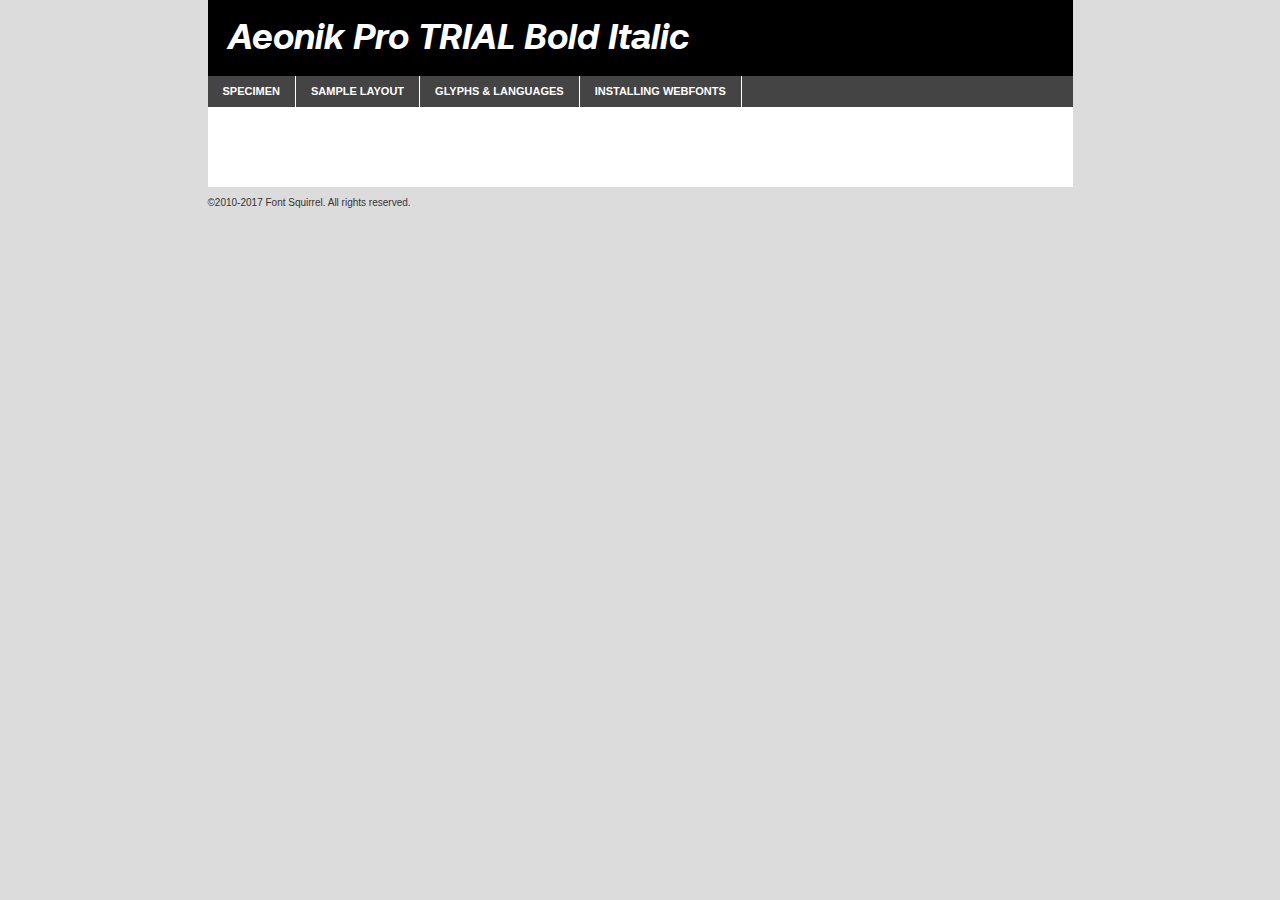
<file: RECURSOS/FUENTES/WEBFONT/AEONIK/aeonikprotrial-bolditalic-demo.html>
<!DOCTYPE html PUBLIC "-//W3C//DTD XHTML 1.0 Transitional//EN"
        "http://www.w3.org/TR/xhtml1/DTD/xhtml1-transitional.dtd">

<html xmlns="http://www.w3.org/1999/xhtml" xml:lang="en" lang="en">
<head>
    <meta http-equiv="Content-Type" content="text/html; charset=utf-8"/>
    <script src="http://ajax.googleapis.com/ajax/libs/jquery/1.7.2/jquery.min.js" type="text/javascript" charset="utf-8"></script>
    <script type="text/javascript">
		(function($) {
			$.fn.easyTabs = function(option) {
				var param = jQuery.extend({ fadeSpeed: 'fast', defaultContent: 1, activeClass: 'active' }, option);
				$(this).each(function() {
					var thisId = '#' + this.id;
					if ( param.defaultContent == '' )
					{
						param.defaultContent = 1;
					}
					if ( typeof param.defaultContent == 'number' )
					{
						var defaultTab = $(thisId + ' .tabs li:eq(' + (param.defaultContent - 1) + ') a').attr('href').substr(1);
					}
					else
					{
						var defaultTab = param.defaultContent;
					}
					$(thisId + ' .tabs li a').each(function() {
						var tabToHide = $(this).attr('href').substr(1);
						$('#' + tabToHide).addClass('easytabs-tab-content');
					});
					hideAll();
					changeContent(defaultTab);

					function hideAll() {$(thisId + ' .easytabs-tab-content').hide();}

					function changeContent(tabId)
					{
						hideAll();
						$(thisId + ' .tabs li').removeClass(param.activeClass);
						$(thisId + ' .tabs li a[href=#' + tabId + ']').closest('li').addClass(param.activeClass);
						if ( param.fadeSpeed != 'none' )
						{
							$(thisId + ' #' + tabId).fadeIn(param.fadeSpeed);
						}
						else
						{
							$(thisId + ' #' + tabId).show();
						}
					}

					$(thisId + ' .tabs li').click(function() {
						var tabId = $(this).find('a').attr('href').substr(1);
						changeContent(tabId);
						return false;
					});
				});
			}
		})(jQuery);
    </script>
    <link rel="stylesheet" href="specimen_files/specimen_stylesheet.css" type="text/css" charset="utf-8"/>
    <link rel="stylesheet" href="stylesheet.css" type="text/css" charset="utf-8"/>

    <style type="text/css">
        		body {
			font-family: 'aeonik_pro_trialbold_italic';
        		}

            </style>

    <title>Aeonik Pro TRIAL Bold Italic Specimen</title>


    <script type="text/javascript" charset="utf-8">
		$(document).ready(function() {
			$('#container').easyTabs({ defaultContent: 1 });
		});
    </script>
</head>

<body>
<div id="container">
    <div id="header">
		Aeonik Pro TRIAL Bold Italic    </div>
    <ul class="tabs">
        <li><a href="#specimen">Specimen</a></li>
        <li><a href="#layout">Sample Layout</a></li>
		        <li><a href="#glyphs">Glyphs &amp; Languages</a></li>
        <li><a href="#installing">Installing Webfonts</a></li>

    </ul>

    <div id="main_content">


        <div id="specimen">

            <div class="section">
                <div class="grid12 firstcol">
                    <div class="huge">AaBb</div>
                </div>
            </div>

            <div class="section">
                <div class="glyph_range">A&#x200B;B&#x200b;C&#x200b;D&#x200b;E&#x200b;F&#x200b;G&#x200b;H&#x200b;I&#x200b;J&#x200b;K&#x200b;L&#x200b;M&#x200b;N&#x200b;O&#x200b;P&#x200b;Q&#x200b;R&#x200b;S&#x200b;T&#x200b;U&#x200b;V&#x200b;W&#x200b;X&#x200b;Y&#x200b;Z&#x200b;a&#x200b;b&#x200b;c&#x200b;d&#x200b;e&#x200b;f&#x200b;g&#x200b;h&#x200b;i&#x200b;j&#x200b;k&#x200b;l&#x200b;m&#x200b;n&#x200b;o&#x200b;p&#x200b;q&#x200b;r&#x200b;s&#x200b;t&#x200b;u&#x200b;v&#x200b;w&#x200b;x&#x200b;y&#x200b;z&#x200b;1&#x200b;2&#x200b;3&#x200b;4&#x200b;5&#x200b;6&#x200b;7&#x200b;8&#x200b;9&#x200b;0&#x200b;&amp;&#x200b;.&#x200b;,&#x200b;?&#x200b;!&#x200b;&#64;&#x200b;(&#x200b;)&#x200b;#&#x200b;$&#x200b;%&#x200b;*&#x200b;+&#x200b;-&#x200b;=&#x200b;:&#x200b;;</div>
            </div>
            <div class="section">
                <div class="grid12 firstcol">
                    <table class="sample_table">
                        <tr>
                            <td>10</td>
                            <td class="size10">abcdefghijklmnopqrstuvwxyzABCDEFGHIJKLMNOPQRSTUVWXYZ0123456789abcdefghijklmnopqrstuvwxyzABCDEFGHIJKLMNOPQRSTUVWXYZ0123456789abcdefghijklmnopqrstuvwxyzABCDEFGHIJKLMNOPQRSTUVWXYZ</td>
                        </tr>
                        <tr>
                            <td>11</td>
                            <td class="size11">abcdefghijklmnopqrstuvwxyzABCDEFGHIJKLMNOPQRSTUVWXYZ0123456789abcdefghijklmnopqrstuvwxyzABCDEFGHIJKLMNOPQRSTUVWXYZ0123456789abcdefghijklmnopqrstuvwxyzABCDEFGHIJKLMNOPQRSTUVWXYZ</td>
                        </tr>
                        <tr>
                            <td>12</td>
                            <td class="size12">abcdefghijklmnopqrstuvwxyzABCDEFGHIJKLMNOPQRSTUVWXYZ0123456789abcdefghijklmnopqrstuvwxyzABCDEFGHIJKLMNOPQRSTUVWXYZ0123456789abcdefghijklmnopqrstuvwxyzABCDEFGHIJKLMNOPQRSTUVWXYZ</td>
                        </tr>
                        <tr>
                            <td>13</td>
                            <td class="size13">abcdefghijklmnopqrstuvwxyzABCDEFGHIJKLMNOPQRSTUVWXYZ0123456789abcdefghijklmnopqrstuvwxyzABCDEFGHIJKLMNOPQRSTUVWXYZ0123456789abcdefghijklmnopqrstuvwxyzABCDEFGHIJKLMNOPQRSTUVWXYZ</td>
                        </tr>
                        <tr>
                            <td>14</td>
                            <td class="size14">abcdefghijklmnopqrstuvwxyzABCDEFGHIJKLMNOPQRSTUVWXYZ0123456789abcdefghijklmnopqrstuvwxyzABCDEFGHIJKLMNOPQRSTUVWXYZ0123456789abcdefghijklmnopqrstuvwxyzABCDEFGHIJKLMNOPQRSTUVWXYZ</td>
                        </tr>
                        <tr>
                            <td>16</td>
                            <td class="size16">abcdefghijklmnopqrstuvwxyzABCDEFGHIJKLMNOPQRSTUVWXYZ0123456789abcdefghijklmnopqrstuvwxyzABCDEFGHIJKLMNOPQRSTUVWXYZ</td>
                        </tr>
                        <tr>
                            <td>18</td>
                            <td class="size18">abcdefghijklmnopqrstuvwxyzABCDEFGHIJKLMNOPQRSTUVWXYZ0123456789abcdefghijklmnopqrstuvwxyzABCDEFGHIJKLMNOPQRSTUVWXYZ</td>
                        </tr>
                        <tr>
                            <td>20</td>
                            <td class="size20">abcdefghijklmnopqrstuvwxyzABCDEFGHIJKLMNOPQRSTUVWXYZ0123456789abcdefghijklmnopqrstuvwxyzABCDEFGHIJKLMNOPQRSTUVWXYZ</td>
                        </tr>
                        <tr>
                            <td>24</td>
                            <td class="size24">abcdefghijklmnopqrstuvwxyzABCDEFGHIJKLMNOPQRSTUVWXYZ0123456789abcdefghijklmnopqrstuvwxyzABCDEFGHIJKLMNOPQRSTUVWXYZ</td>
                        </tr>
                        <tr>
                            <td>30</td>
                            <td class="size30">abcdefghijklmnopqrstuvwxyzABCDEFGHIJKLMNOPQRSTUVWXYZ0123456789abcdefghijklmnopqrstuvwxyzABCDEFGHIJKLMNOPQRSTUVWXYZ</td>
                        </tr>
                        <tr>
                            <td>36</td>
                            <td class="size36">abcdefghijklmnopqrstuvwxyzABCDEFGHIJKLMNOPQRSTUVWXYZ0123456789abcdefghijklmnopqrstuvwxyzABCDEFGHIJKLMNOPQRSTUVWXYZ</td>
                        </tr>
                        <tr>
                            <td>48</td>
                            <td class="size48">abcdefghijklmnopqrstuvwxyzABCDEFGHIJKLMNOPQRSTUVWXYZ0123456789abcdefghijklmnopqrstuvwxyzABCDEFGHIJKLMNOPQRSTUVWXYZ</td>
                        </tr>
                        <tr>
                            <td>60</td>
                            <td class="size60">abcdefghijklmnopqrstuvwxyzABCDEFGHIJKLMNOPQRSTUVWXYZ0123456789abcdefghijklmnopqrstuvwxyzABCDEFGHIJKLMNOPQRSTUVWXYZ</td>
                        </tr>
                        <tr>
                            <td>72</td>
                            <td class="size72">abcdefghijklmnopqrstuvwxyzABCDEFGHIJKLMNOPQRSTUVWXYZ0123456789abcdefghijklmnopqrstuvwxyzABCDEFGHIJKLMNOPQRSTUVWXYZ</td>
                        </tr>
                        <tr>
                            <td>90</td>
                            <td class="size90">abcdefghijklmnopqrstuvwxyzABCDEFGHIJKLMNOPQRSTUVWXYZ0123456789abcdefghijklmnopqrstuvwxyzABCDEFGHIJKLMNOPQRSTUVWXYZ</td>
                        </tr>
                    </table>

                </div>

            </div>


            <div class="section" id="bodycomparison">


                <div id="xheight">
                    <div class="fontbody">&#x25FC;&#x25FC;&#x25FC;&#x25FC;&#x25FC;&#x25FC;&#x25FC;&#x25FC;&#x25FC;&#x25FC;&#x25FC;&#x25FC;&#x25FC;&#x25FC;&#x25FC;&#x25FC;&#x25FC;&#x25FC;&#x25FC;&#x25FC;&#x25FC;&#x25FC;&#x25FC;&#x25FC;&#x25FC;&#x25FC;&#x25FC;&#x25FC;&#x25FC;&#x25FC;&#x25FC;&#x25FC;&#x25FC;&#x25FC;&#x25FC;&#x25FC;&#x25FC;&#x25FC;&#x25FC;&#x25FC;&#x25FC;&#x25FC;&#x25FC;&#x25FC;&#x25FC;&#x25FC;&#x25FC;&#x25FC;&#x25FC;&#x25FC;&#x25FC;&#x25FC;&#x25FC;&#x25FC;&#x25FC;&#x25FC;&#x25FC;&#x25FC;&#x25FC;&#x25FC;&#x25FC;&#x25FC;&#x25FC;&#x25FC;&#x25FC;&#x25FC;&#x25FC;&#x25FC;&#x25FC;&#x25FC;&#x25FC;&#x25FC;&#x25FC;&#x25FC;&#x25FC;&#x25FC;&#x25FC;&#x25FC;&#x25FC;&#x25FC;&#x25FC;&#x25FC;&#x25FC;&#x25FC;&#x25FC;&#x25FC;&#x25FC;&#x25FC;&#x25FC;&#x25FC;&#x25FC;&#x25FC;&#x25FC;&#x25FC;&#x25FC;&#x25FC;&#x25FC;&#x25FC;&#x25FC;body</div>
                    <div class="arialbody">body</div>
                    <div class="verdanabody">body</div>
                    <div class="georgiabody">body</div>
                </div>
                <div class="fontbody" style="z-index:1">
                    body<span>Aeonik Pro TRIAL Bold Italic</span>
                </div>
                <div class="arialbody" style="z-index:1">
                    body<span>Arial</span>
                </div>
                <div class="verdanabody" style="z-index:1">
                    body<span>Verdana</span>
                </div>
                <div class="georgiabody" style="z-index:1">
                    body<span>Georgia</span>
                </div>


            </div>


            <div class="section psample psample_row1" id="">

                <div class="grid2 firstcol">
                    <p class="size10"><span>10.</span>Aenean lacinia bibendum nulla sed consectetur. Fusce dapibus, tellus ac cursus commodo, tortor mauris condimentum nibh, ut fermentum massa justo sit amet risus. Nullam id dolor id nibh ultricies vehicula ut id elit. Cum sociis natoque penatibus et magnis dis parturient montes, nascetur ridiculus mus. Nulla vitae elit libero, a pharetra augue.</p>

                </div>
                <div class="grid3">
                    <p class="size11"><span>11.</span>Aenean lacinia bibendum nulla sed consectetur. Fusce dapibus, tellus ac cursus commodo, tortor mauris condimentum nibh, ut fermentum massa justo sit amet risus. Nullam id dolor id nibh ultricies vehicula ut id elit. Cum sociis natoque penatibus et magnis dis parturient montes, nascetur ridiculus mus. Nulla vitae elit libero, a pharetra augue.</p>

                </div>
                <div class="grid3">
                    <p class="size12"><span>12.</span>Aenean lacinia bibendum nulla sed consectetur. Fusce dapibus, tellus ac cursus commodo, tortor mauris condimentum nibh, ut fermentum massa justo sit amet risus. Nullam id dolor id nibh ultricies vehicula ut id elit. Cum sociis natoque penatibus et magnis dis parturient montes, nascetur ridiculus mus. Nulla vitae elit libero, a pharetra augue.</p>

                </div>
                <div class="grid4">
                    <p class="size13"><span>13.</span>Aenean lacinia bibendum nulla sed consectetur. Fusce dapibus, tellus ac cursus commodo, tortor mauris condimentum nibh, ut fermentum massa justo sit amet risus. Nullam id dolor id nibh ultricies vehicula ut id elit. Cum sociis natoque penatibus et magnis dis parturient montes, nascetur ridiculus mus. Nulla vitae elit libero, a pharetra augue.</p>

                </div>
                <div class="white_blend"></div>

            </div>
            <div class="section psample psample_row2" id="">
                <div class="grid3 firstcol">
                    <p class="size14"><span>14.</span>Aenean lacinia bibendum nulla sed consectetur. Fusce dapibus, tellus ac cursus commodo, tortor mauris condimentum nibh, ut fermentum massa justo sit amet risus. Nullam id dolor id nibh ultricies vehicula ut id elit. Cum sociis natoque penatibus et magnis dis parturient montes, nascetur ridiculus mus. Nulla vitae elit libero, a pharetra augue.</p>

                </div>
                <div class="grid4">
                    <p class="size16"><span>16.</span>Aenean lacinia bibendum nulla sed consectetur. Fusce dapibus, tellus ac cursus commodo, tortor mauris condimentum nibh, ut fermentum massa justo sit amet risus. Nullam id dolor id nibh ultricies vehicula ut id elit. Cum sociis natoque penatibus et magnis dis parturient montes, nascetur ridiculus mus. Nulla vitae elit libero, a pharetra augue.</p>

                </div>
                <div class="grid5">
                    <p class="size18"><span>18.</span>Aenean lacinia bibendum nulla sed consectetur. Fusce dapibus, tellus ac cursus commodo, tortor mauris condimentum nibh, ut fermentum massa justo sit amet risus. Nullam id dolor id nibh ultricies vehicula ut id elit. Cum sociis natoque penatibus et magnis dis parturient montes, nascetur ridiculus mus. Nulla vitae elit libero, a pharetra augue.</p>

                </div>

                <div class="white_blend"></div>

            </div>

            <div class="section psample psample_row3" id="">
                <div class="grid5 firstcol">
                    <p class="size20"><span>20.</span>Aenean lacinia bibendum nulla sed consectetur. Fusce dapibus, tellus ac cursus commodo, tortor mauris condimentum nibh, ut fermentum massa justo sit amet risus. Nullam id dolor id nibh ultricies vehicula ut id elit. Cum sociis natoque penatibus et magnis dis parturient montes, nascetur ridiculus mus. Nulla vitae elit libero, a pharetra augue.</p>
                </div>
                <div class="grid7">
                    <p class="size24"><span>24.</span>Aenean lacinia bibendum nulla sed consectetur. Fusce dapibus, tellus ac cursus commodo, tortor mauris condimentum nibh, ut fermentum massa justo sit amet risus. Nullam id dolor id nibh ultricies vehicula ut id elit. Cum sociis natoque penatibus et magnis dis parturient montes, nascetur ridiculus mus. Nulla vitae elit libero, a pharetra augue.</p>
                </div>

                <div class="white_blend"></div>

            </div>

            <div class="section psample psample_row4" id="">
                <div class="grid12 firstcol">
                    <p class="size30"><span>30.</span>Aenean lacinia bibendum nulla sed consectetur. Fusce dapibus, tellus ac cursus commodo, tortor mauris condimentum nibh, ut fermentum massa justo sit amet risus. Nullam id dolor id nibh ultricies vehicula ut id elit. Cum sociis natoque penatibus et magnis dis parturient montes, nascetur ridiculus mus. Nulla vitae elit libero, a pharetra augue.</p>
                </div>
                <div class="white_blend"></div>

            </div>


            <div class="section psample psample_row1 fullreverse">
                <div class="grid2 firstcol">
                    <p class="size10"><span>10.</span>Aenean lacinia bibendum nulla sed consectetur. Fusce dapibus, tellus ac cursus commodo, tortor mauris condimentum nibh, ut fermentum massa justo sit amet risus. Nullam id dolor id nibh ultricies vehicula ut id elit. Cum sociis natoque penatibus et magnis dis parturient montes, nascetur ridiculus mus. Nulla vitae elit libero, a pharetra augue.</p>

                </div>
                <div class="grid3">
                    <p class="size11"><span>11.</span>Aenean lacinia bibendum nulla sed consectetur. Fusce dapibus, tellus ac cursus commodo, tortor mauris condimentum nibh, ut fermentum massa justo sit amet risus. Nullam id dolor id nibh ultricies vehicula ut id elit. Cum sociis natoque penatibus et magnis dis parturient montes, nascetur ridiculus mus. Nulla vitae elit libero, a pharetra augue.</p>

                </div>
                <div class="grid3">
                    <p class="size12"><span>12.</span>Aenean lacinia bibendum nulla sed consectetur. Fusce dapibus, tellus ac cursus commodo, tortor mauris condimentum nibh, ut fermentum massa justo sit amet risus. Nullam id dolor id nibh ultricies vehicula ut id elit. Cum sociis natoque penatibus et magnis dis parturient montes, nascetur ridiculus mus. Nulla vitae elit libero, a pharetra augue.</p>

                </div>
                <div class="grid4">
                    <p class="size13"><span>13.</span>Aenean lacinia bibendum nulla sed consectetur. Fusce dapibus, tellus ac cursus commodo, tortor mauris condimentum nibh, ut fermentum massa justo sit amet risus. Nullam id dolor id nibh ultricies vehicula ut id elit. Cum sociis natoque penatibus et magnis dis parturient montes, nascetur ridiculus mus. Nulla vitae elit libero, a pharetra augue.</p>

                </div>
                <div class="black_blend"></div>

            </div>

            <div class="section psample psample_row2 fullreverse">
                <div class="grid3 firstcol">
                    <p class="size14"><span>14.</span>Aenean lacinia bibendum nulla sed consectetur. Fusce dapibus, tellus ac cursus commodo, tortor mauris condimentum nibh, ut fermentum massa justo sit amet risus. Nullam id dolor id nibh ultricies vehicula ut id elit. Cum sociis natoque penatibus et magnis dis parturient montes, nascetur ridiculus mus. Nulla vitae elit libero, a pharetra augue.</p>

                </div>
                <div class="grid4">
                    <p class="size16"><span>16.</span>Aenean lacinia bibendum nulla sed consectetur. Fusce dapibus, tellus ac cursus commodo, tortor mauris condimentum nibh, ut fermentum massa justo sit amet risus. Nullam id dolor id nibh ultricies vehicula ut id elit. Cum sociis natoque penatibus et magnis dis parturient montes, nascetur ridiculus mus. Nulla vitae elit libero, a pharetra augue.</p>

                </div>
                <div class="grid5">
                    <p class="size18"><span>18.</span>Aenean lacinia bibendum nulla sed consectetur. Fusce dapibus, tellus ac cursus commodo, tortor mauris condimentum nibh, ut fermentum massa justo sit amet risus. Nullam id dolor id nibh ultricies vehicula ut id elit. Cum sociis natoque penatibus et magnis dis parturient montes, nascetur ridiculus mus. Nulla vitae elit libero, a pharetra augue.</p>

                </div>
                <div class="black_blend"></div>

            </div>

            <div class="section psample fullreverse psample_row3" id="">
                <div class="grid5 firstcol">
                    <p class="size20"><span>20.</span>Aenean lacinia bibendum nulla sed consectetur. Fusce dapibus, tellus ac cursus commodo, tortor mauris condimentum nibh, ut fermentum massa justo sit amet risus. Nullam id dolor id nibh ultricies vehicula ut id elit. Cum sociis natoque penatibus et magnis dis parturient montes, nascetur ridiculus mus. Nulla vitae elit libero, a pharetra augue.</p>
                </div>
                <div class="grid7">
                    <p class="size24"><span>24.</span>Aenean lacinia bibendum nulla sed consectetur. Fusce dapibus, tellus ac cursus commodo, tortor mauris condimentum nibh, ut fermentum massa justo sit amet risus. Nullam id dolor id nibh ultricies vehicula ut id elit. Cum sociis natoque penatibus et magnis dis parturient montes, nascetur ridiculus mus. Nulla vitae elit libero, a pharetra augue.</p>
                </div>

                <div class="black_blend"></div>

            </div>

            <div class="section psample fullreverse psample_row4" id="" style="border-bottom: 20px #000 solid;">
                <div class="grid12 firstcol">
                    <p class="size30"><span>30.</span>Aenean lacinia bibendum nulla sed consectetur. Fusce dapibus, tellus ac cursus commodo, tortor mauris condimentum nibh, ut fermentum massa justo sit amet risus. Nullam id dolor id nibh ultricies vehicula ut id elit. Cum sociis natoque penatibus et magnis dis parturient montes, nascetur ridiculus mus. Nulla vitae elit libero, a pharetra augue.</p>
                </div>
                <div class="black_blend"></div>

            </div>


        </div>

        <div id="layout">

            <div class="section">

                <div class="grid12 firstcol">
                    <h1>Lorem Ipsum Dolor</h1>
                    <h2>Etiam porta sem malesuada magna mollis euismod</h2>

                    <p class="byline">By <a href="#link">Aenean Lacinia</a></p>
                </div>
            </div>
            <div class="section">
                <div class="grid8 firstcol">
                    <p class="large">Donec sed odio dui. Morbi leo risus, porta ac consectetur ac, vestibulum at eros. Fusce dapibus, tellus ac cursus commodo, tortor mauris condimentum nibh, ut fermentum massa justo sit amet risus. </p>


                    <h3>Pellentesque ornare sem</h3>

                    <p>Maecenas sed diam eget risus varius blandit sit amet non magna. Maecenas faucibus mollis interdum. Donec ullamcorper nulla non metus auctor fringilla. Nullam id dolor id nibh ultricies vehicula ut id elit. Nullam id dolor id nibh ultricies vehicula ut id elit. </p>

                    <p>Aenean eu leo quam. Pellentesque ornare sem lacinia quam venenatis vestibulum. Lorem ipsum dolor sit amet, consectetur adipiscing elit. Cum sociis natoque penatibus et magnis dis parturient montes, nascetur ridiculus mus. </p>

                    <p>Nulla vitae elit libero, a pharetra augue. Praesent commodo cursus magna, vel scelerisque nisl consectetur et. Aenean lacinia bibendum nulla sed consectetur. </p>

                    <p>Nullam quis risus eget urna mollis ornare vel eu leo. Nullam quis risus eget urna mollis ornare vel eu leo. Maecenas sed diam eget risus varius blandit sit amet non magna. Donec ullamcorper nulla non metus auctor fringilla. </p>

                    <h3>Cras mattis consectetur</h3>

                    <p>Aenean eu leo quam. Pellentesque ornare sem lacinia quam venenatis vestibulum. Aenean lacinia bibendum nulla sed consectetur. Integer posuere erat a ante venenatis dapibus posuere velit aliquet. Cras mattis consectetur purus sit amet fermentum. </p>

                    <p>Nullam id dolor id nibh ultricies vehicula ut id elit. Nullam quis risus eget urna mollis ornare vel eu leo. Cras mattis consectetur purus sit amet fermentum.</p>
                </div>

                <div class="grid4 sidebar">

                    <div class="box reverse">
                        <p class="last">Nullam quis risus eget urna mollis ornare vel eu leo. Donec ullamcorper nulla non metus auctor fringilla. Cras mattis consectetur purus sit amet fermentum. Sed posuere consectetur est at lobortis. Lorem ipsum dolor sit amet, consectetur adipiscing elit. </p>
                    </div>

                    <p class="caption">Maecenas sed diam eget risus varius.</p>

                    <p>Vestibulum id ligula porta felis euismod semper. Integer posuere erat a ante venenatis dapibus posuere velit aliquet. Vestibulum id ligula porta felis euismod semper. Sed posuere consectetur est at lobortis. Maecenas sed diam eget risus varius blandit sit amet non magna. Fusce dapibus, tellus ac cursus commodo, tortor mauris condimentum nibh, ut fermentum massa justo sit amet risus. </p>


                    <p>Duis mollis, est non commodo luctus, nisi erat porttitor ligula, eget lacinia odio sem nec elit. Aenean lacinia bibendum nulla sed consectetur. Vivamus sagittis lacus vel augue laoreet rutrum faucibus dolor auctor. Aenean lacinia bibendum nulla sed consectetur. Nullam quis risus eget urna mollis ornare vel eu leo. </p>

                    <p>Praesent commodo cursus magna, vel scelerisque nisl consectetur et. Donec ullamcorper nulla non metus auctor fringilla. Maecenas faucibus mollis interdum. Fusce dapibus, tellus ac cursus commodo, tortor mauris condimentum nibh, ut fermentum massa justo sit amet risus. </p>

                </div>
            </div>

        </div>


		

        <div id="glyphs">
            <div class="section">
                <div class="grid12 firstcol">

                    <h1>Language Support</h1>
                    <p>The subset of Aeonik Pro TRIAL Bold Italic in this kit supports the following languages:<br/>

						English, Arrernte, Bislama, Cebuano, Fijian, Gilbertese, Hmong, Ibanag, Iloko_ilokano, Interglossa_glosa, Interlingua, Lojban, Norfolk_pitcairnese, Oromo, Rotokas, Seychelles_creole, Shona, Somali, Southern_ndebele, Swahili, Swati_swazi, Tok_pisin, Warlpiri, Xhosa, Zulu, Latinbasic, Demo                    </p>
                    <h1>Glyph Chart</h1>
                    <p>The subset of Aeonik Pro TRIAL Bold Italic in this kit includes all the glyphs listed below. Unicode entities are included above each glyph to help you insert individual characters into your layout.</p>
                    <div id="glyph_chart">

																				                                <div><p>&amp;#32;</p>&#32;</div>
																				                                <div><p>&amp;#44;</p>&#44;</div>
																				                                <div><p>&amp;#45;</p>&#45;</div>
																				                                <div><p>&amp;#46;</p>&#46;</div>
																				                                <div><p>&amp;#48;</p>&#48;</div>
																				                                <div><p>&amp;#49;</p>&#49;</div>
																				                                <div><p>&amp;#50;</p>&#50;</div>
																				                                <div><p>&amp;#51;</p>&#51;</div>
																				                                <div><p>&amp;#52;</p>&#52;</div>
																				                                <div><p>&amp;#53;</p>&#53;</div>
																				                                <div><p>&amp;#54;</p>&#54;</div>
																				                                <div><p>&amp;#55;</p>&#55;</div>
																				                                <div><p>&amp;#56;</p>&#56;</div>
																				                                <div><p>&amp;#57;</p>&#57;</div>
																				                                <div><p>&amp;#65;</p>&#65;</div>
																				                                <div><p>&amp;#66;</p>&#66;</div>
																				                                <div><p>&amp;#67;</p>&#67;</div>
																				                                <div><p>&amp;#68;</p>&#68;</div>
																				                                <div><p>&amp;#69;</p>&#69;</div>
																				                                <div><p>&amp;#70;</p>&#70;</div>
																				                                <div><p>&amp;#71;</p>&#71;</div>
																				                                <div><p>&amp;#72;</p>&#72;</div>
																				                                <div><p>&amp;#73;</p>&#73;</div>
																				                                <div><p>&amp;#74;</p>&#74;</div>
																				                                <div><p>&amp;#75;</p>&#75;</div>
																				                                <div><p>&amp;#76;</p>&#76;</div>
																				                                <div><p>&amp;#77;</p>&#77;</div>
																				                                <div><p>&amp;#78;</p>&#78;</div>
																				                                <div><p>&amp;#79;</p>&#79;</div>
																				                                <div><p>&amp;#80;</p>&#80;</div>
																				                                <div><p>&amp;#81;</p>&#81;</div>
																				                                <div><p>&amp;#82;</p>&#82;</div>
																				                                <div><p>&amp;#83;</p>&#83;</div>
																				                                <div><p>&amp;#84;</p>&#84;</div>
																				                                <div><p>&amp;#85;</p>&#85;</div>
																				                                <div><p>&amp;#86;</p>&#86;</div>
																				                                <div><p>&amp;#87;</p>&#87;</div>
																				                                <div><p>&amp;#88;</p>&#88;</div>
																				                                <div><p>&amp;#89;</p>&#89;</div>
																				                                <div><p>&amp;#90;</p>&#90;</div>
																				                                <div><p>&amp;#97;</p>&#97;</div>
																				                                <div><p>&amp;#98;</p>&#98;</div>
																				                                <div><p>&amp;#99;</p>&#99;</div>
																				                                <div><p>&amp;#100;</p>&#100;</div>
																				                                <div><p>&amp;#101;</p>&#101;</div>
																				                                <div><p>&amp;#102;</p>&#102;</div>
																				                                <div><p>&amp;#103;</p>&#103;</div>
																				                                <div><p>&amp;#104;</p>&#104;</div>
																				                                <div><p>&amp;#105;</p>&#105;</div>
																				                                <div><p>&amp;#106;</p>&#106;</div>
																				                                <div><p>&amp;#107;</p>&#107;</div>
																				                                <div><p>&amp;#108;</p>&#108;</div>
																				                                <div><p>&amp;#109;</p>&#109;</div>
																				                                <div><p>&amp;#110;</p>&#110;</div>
																				                                <div><p>&amp;#111;</p>&#111;</div>
																				                                <div><p>&amp;#112;</p>&#112;</div>
																				                                <div><p>&amp;#113;</p>&#113;</div>
																				                                <div><p>&amp;#114;</p>&#114;</div>
																				                                <div><p>&amp;#115;</p>&#115;</div>
																				                                <div><p>&amp;#116;</p>&#116;</div>
																				                                <div><p>&amp;#117;</p>&#117;</div>
																				                                <div><p>&amp;#118;</p>&#118;</div>
																				                                <div><p>&amp;#119;</p>&#119;</div>
																				                                <div><p>&amp;#120;</p>&#120;</div>
																				                                <div><p>&amp;#121;</p>&#121;</div>
																				                                <div><p>&amp;#122;</p>&#122;</div>
																				                                <div><p>&amp;#160;</p>&#160;</div>
																				                                <div><p>&amp;#173;</p>&#173;</div>
																				                                <div><p>&amp;#8192;</p>&#8192;</div>
																				                                <div><p>&amp;#8193;</p>&#8193;</div>
																				                                <div><p>&amp;#8194;</p>&#8194;</div>
																				                                <div><p>&amp;#8195;</p>&#8195;</div>
																				                                <div><p>&amp;#8196;</p>&#8196;</div>
																				                                <div><p>&amp;#8197;</p>&#8197;</div>
																				                                <div><p>&amp;#8198;</p>&#8198;</div>
																				                                <div><p>&amp;#8199;</p>&#8199;</div>
																				                                <div><p>&amp;#8200;</p>&#8200;</div>
																				                                <div><p>&amp;#8201;</p>&#8201;</div>
																				                                <div><p>&amp;#8202;</p>&#8202;</div>
																				                                <div><p>&amp;#8208;</p>&#8208;</div>
																				                                <div><p>&amp;#8209;</p>&#8209;</div>
																				                                <div><p>&amp;#8210;</p>&#8210;</div>
																				                                <div><p>&amp;#8211;</p>&#8211;</div>
																				                                <div><p>&amp;#8212;</p>&#8212;</div>
																				                                <div><p>&amp;#8239;</p>&#8239;</div>
																				                                <div><p>&amp;#8287;</p>&#8287;</div>
																				                                <div><p>&amp;#9724;</p>&#9724;</div>
																																																										                    </div>
                </div>


            </div>
        </div>


        <div id="specs">

        </div>

        <div id="installing">
            <div class="section">
                <div class="grid7 firstcol">
                    <h1>Installing Webfonts</h1>

                    <p>Webfonts are supported by all major browser platforms but not all in the same way. There are currently four different font formats that must be included in order to target all browsers. This includes TTF, WOFF, EOT and SVG.</p>

                    <h2>1. Upload your webfonts</h2>
                    <p>You must upload your webfont kit to your website. They should be in or near the same directory as your CSS files.</p>

                    <h2>2. Include the webfont stylesheet</h2>
                    <p>A special CSS @font-face declaration helps the various browsers select the appropriate font it needs without causing you a bunch of headaches. Learn more about this syntax by reading the <a href="https://www.fontspring.com/blog/further-hardening-of-the-bulletproof-syntax">Fontspring blog post</a> about it. The code for it is as follows:</p>


                    <code>
                        @font-face{
                        font-family: 'MyWebFont';
                        src: url('WebFont.eot');
                        src: url('WebFont.eot?#iefix') format('embedded-opentype'),
                        url('WebFont.woff') format('woff'),
                        url('WebFont.ttf') format('truetype'),
                        url('WebFont.svg#webfont') format('svg');
                        }
                    </code>

                    <p>We've already gone ahead and generated the code for you. All you have to do is link to the stylesheet in your HTML, like this:</p>
                    <code>&lt;link rel=&quot;stylesheet&quot; href=&quot;stylesheet.css&quot; type=&quot;text/css&quot; charset=&quot;utf-8&quot; /&gt;</code>

                    <h2>3. Modify your own stylesheet</h2>
                    <p>To take advantage of your new fonts, you must tell your stylesheet to use them. Look at the original @font-face declaration above and find the property called "font-family." The name linked there will be what you use to reference the font. Prepend that webfont name to the font stack in the "font-family" property, inside the selector you want to change. For example:</p>
                    <code>p { font-family: 'WebFont', Arial, sans-serif; }</code>

                    <h2>4. Test</h2>
                    <p>Getting webfonts to work cross-browser <em>can</em> be tricky. Use the information in the sidebar to help you if you find that fonts aren't loading in a particular browser.</p>
                </div>

                <div class="grid5 sidebar">
                    <div class="box">
                        <h2>Troubleshooting<br/>Font-Face Problems</h2>
                        <p>Having trouble getting your webfonts to load in your new website? Here are some tips to sort out what might be the problem.</p>

                        <h3>Fonts not showing in any browser</h3>

                        <p>This sounds like you need to work on the plumbing. You either did not upload the fonts to the correct directory, or you did not link the fonts properly in the CSS. If you've confirmed that all this is correct and you still have a problem, take a look at your .htaccess file and see if requests are getting intercepted.</p>

                        <h3>Fonts not loading in iPhone or iPad</h3>

                        <p>The most common problem here is that you are serving the fonts from an IIS server. IIS refuses to serve files that have unknown MIME types. If that is the case, you must set the MIME type for SVG to "image/svg+xml" in the server settings. Follow these instructions from Microsoft if you need help.</p>

                        <h3>Fonts not loading in Firefox</h3>

                        <p>The primary reason for this failure? You are still using a version Firefox older than 3.5. So upgrade already! If that isn't it, then you are very likely serving fonts from a different domain. Firefox requires that all font assets be served from the same domain. Lastly it is possible that you need to add WOFF to your list of MIME types (if you are serving via IIS.)</p>

                        <h3>Fonts not loading in IE</h3>

                        <p>Are you looking at Internet Explorer on an actual Windows machine or are you cheating by using a service like Adobe BrowserLab? Many of these screenshot services do not render @font-face for IE. Best to test it on a real machine.</p>

                        <h3>Fonts not loading in IE9</h3>

                        <p>IE9, like Firefox, requires that fonts be served from the same domain as the website. Make sure that is the case.</p>
                    </div>
                </div>
            </div>

        </div>

    </div>
    <div id="footer">
        <p>&copy;2010-2017 Font Squirrel. All rights reserved.</p>
    </div>
</div>
</body>
</html>
</file>
<file: RECURSOS/FUENTES/WEBFONT/AEONIK/stylesheet.css>
/*! Generated by Font Squirrel (https://www.fontsquirrel.com) on December 28, 2024 */



@font-face {
    font-family: 'aeonik_trialbold';
    src: url('aeoniktrial-bold-webfont.woff2') format('woff2'),
         url('aeoniktrial-bold-webfont.woff') format('woff');
    font-weight: normal;
    font-style: normal;

}




@font-face {
    font-family: 'aeonik_trialbold_italic';
    src: url('aeoniktrial-bolditalic-webfont.woff2') format('woff2'),
         url('aeoniktrial-bolditalic-webfont.woff') format('woff');
    font-weight: normal;
    font-style: normal;

}




@font-face {
    font-family: 'aeonik_triallight';
    src: url('aeoniktrial-light-webfont.woff2') format('woff2'),
         url('aeoniktrial-light-webfont.woff') format('woff');
    font-weight: normal;
    font-style: normal;

}




@font-face {
    font-family: 'aeonik_triallight_italic';
    src: url('aeoniktrial-lightitalic-webfont.woff2') format('woff2'),
         url('aeoniktrial-lightitalic-webfont.woff') format('woff');
    font-weight: normal;
    font-style: normal;

}




@font-face {
    font-family: 'aeonik_trialregular';
    src: url('aeoniktrial-regular-webfont.woff2') format('woff2'),
         url('aeoniktrial-regular-webfont.woff') format('woff');
    font-weight: normal;
    font-style: normal;

}




@font-face {
    font-family: 'aeonik_trialregular_italic';
    src: url('aeoniktrial-regularitalic-webfont.woff2') format('woff2'),
         url('aeoniktrial-regularitalic-webfont.woff') format('woff');
    font-weight: normal;
    font-style: normal;

}




@font-face {
    font-family: 'aeonik_pro_trialbold';
    src: url('aeonikprotrial-bold-webfont.woff2') format('woff2'),
         url('aeonikprotrial-bold-webfont.woff') format('woff');
    font-weight: normal;
    font-style: normal;

}




@font-face {
    font-family: 'aeonik_pro_trialbold_italic';
    src: url('aeonikprotrial-bolditalic-webfont.woff2') format('woff2'),
         url('aeonikprotrial-bolditalic-webfont.woff') format('woff');
    font-weight: normal;
    font-style: normal;

}




@font-face {
    font-family: 'aeonik_pro_triallight';
    src: url('aeonikprotrial-light-webfont.woff2') format('woff2'),
         url('aeonikprotrial-light-webfont.woff') format('woff');
    font-weight: normal;
    font-style: normal;

}




@font-face {
    font-family: 'aeonik_pro_triallight_italic';
    src: url('aeonikprotrial-lightitalic-webfont.woff2') format('woff2'),
         url('aeonikprotrial-lightitalic-webfont.woff') format('woff');
    font-weight: normal;
    font-style: normal;

}




@font-face {
    font-family: 'aeonik_pro_trialregular';
    src: url('aeonikprotrial-regular-webfont.woff2') format('woff2'),
         url('aeonikprotrial-regular-webfont.woff') format('woff');
    font-weight: normal;
    font-style: normal;

}




@font-face {
    font-family: 'aeonik_pro_trialRgIt';
    src: url('aeonikprotrial-regularitalic-webfont.woff2') format('woff2'),
         url('aeonikprotrial-regularitalic-webfont.woff') format('woff');
    font-weight: normal;
    font-style: normal;

}
</file>
<file: css/index.css>
/* Reset / Normmalizador */
*{
    margin:0;
    padding: 0;
    border: 0;
    box-sizing: border-box;
    background-color: transparent;
    
}

@font-face {
    font-family: 'aeonik_trialbold';
    src: url('FUENTES/aeoniktrial-bold-webfont.woff2') format('woff2'),
         url('FUENTES/aeoniktrial-bold-webfont.woff') format('woff');
    font-weight: normal;
    font-style: normal;

}




@font-face {
    font-family: 'aeonik_trialbold_italic';
    src: url('FUENTES/aeoniktrial-bolditalic-webfont.woff2') format('woff2'),
         url('FUENTES/aeoniktrial-bolditalic-webfont.woff') format('woff');
    font-weight: normal;
    font-style: normal;

}




@font-face {
    font-family: 'aeonik_triallight';
    src: url('FUENTES/aeoniktrial-light-webfont.woff2') format('woff2'),
         url('FUENTES/aeoniktrial-light-webfont.woff') format('woff');
    font-weight: normal;
    font-style: normal;

}




@font-face {
    font-family: 'aeonik_triallight_italic';
    src: url('FUENTES/aeoniktrial-lightitalic-webfont.woff2') format('woff2'),
         url('FUENTES/aeoniktrial-lightitalic-webfont.woff') format('woff');
    font-weight: normal;
    font-style: normal;

}




@font-face {
    font-family: 'aeonik_trialregular';
    src: url('FUENTES/aeoniktrial-regular-webfont.woff2') format('woff2'),
         url('FUENTES/aeoniktrial-regular-webfont.woff') format('woff');
    font-weight: normal;
    font-style: normal;

}




@font-face {
    font-family: 'aeonik_trialregular_italic';
    src: url('FUENTES/aeoniktrial-regularitalic-webfont.woff2') format('woff2'),
         url('FUENTES/aeoniktrial-regularitalic-webfont.woff') format('woff');
    font-weight: normal;
    font-style: normal;

}




@font-face {
    font-family: 'aeonik_pro_trialbold';
    src: url('FUENTES/aeonikprotrial-bold-webfont.woff2') format('woff2'),
         url('FUENTES/aeonikprotrial-bold-webfont.woff') format('woff');
    font-weight: normal;
    font-style: normal;

}




@font-face {
    font-family: 'aeonik_pro_trialbold_italic';
    src: url('FUENTES/aeonikprotrial-bolditalic-webfont.woff2') format('woff2'),
         url('FUENTES/aeonikprotrial-bolditalic-webfont.woff') format('woff');
    font-weight: normal;
    font-style: normal;

}




@font-face {
    font-family: 'aeonik_pro_triallight';
    src: url('FUENTES/aeonikprotrial-light-webfont.woff2') format('woff2'),
         url('FUENTES/aeonikprotrial-light-webfont.woff') format('woff');
    font-weight: normal;
    font-style: normal;

}




@font-face {
    font-family: 'aeonik_pro_triallight_italic';
    src: url('FUENTES/aeonikprotrial-lightitalic-webfont.woff2') format('woff2'),
         url('FUENTES/aeonikprotrial-lightitalic-webfont.woff') format('woff');
    font-weight: normal;
    font-style: normal;

}




@font-face {
    font-family: 'aeonik_pro_trialregular';
    src: url('FUENTES/aeonikprotrial-regular-webfont.woff2') format('woff2'),
         url('FUENTES/aeonikprotrial-regular-webfont.woff') format('woff');
    font-weight: normal;
    font-style: normal;

}




@font-face {
    font-family: 'aeonik_pro_trialRgIt';
    src: url('FUENTES/aeonikprotrial-regularitalic-webfont.woff2') format('woff2'),
         url('FUENTES/aeonikprotrial-regularitalic-webfont.woff') format('woff');
    font-weight: normal;
    font-style: normal;

}

@font-face {
    font-family: 'aeonik_fono_trialbold';
    src: url('FUENTES/aeonikfonotrial-bold-webfont.woff2') format('woff2'),
         url('FUENTES/aeonikfonotrial-bold-webfont.woff') format('woff');
    font-weight: normal;
    font-style: normal;

}




@font-face {
    font-family: 'aeonik_fono_trialregular';
    src: url('FUENTES/aeonikfonotrial-regular-webfont.woff2') format('woff2'),
         url('FUENTES/aeonikfonotrial-regular-webfont.woff') format('woff');
    font-weight: normal;
    font-style: normal;

}




@font-face {
    font-family: 'altform_trialbold';
    src: url('FUENTES/altformtrial-bold-webfont.woff2') format('woff2'),
         url('FUENTES/altformtrial-bold-webfont.woff') format('woff');
    font-weight: normal;
    font-style: normal;

}




@font-face {
    font-family: 'altform_trialbold_italic';
    src: url('FUENTES/altformtrial-bolditalic-webfont.woff2') format('woff2'),
         url('FUENTES/altformtrial-bolditalic-webfont.woff') format('woff');
    font-weight: normal;
    font-style: normal;

}




@font-face {
    font-family: 'altform_triallight';
    src: url('FUENTES/altformtrial-light-webfont.woff2') format('woff2'),
         url('FUENTES/altformtrial-light-webfont.woff') format('woff');
    font-weight: normal;
    font-style: normal;

}




@font-face {
    font-family: 'altform_triallight_italic';
    src: url('FUENTES/altformtrial-lightitalic-webfont.woff2') format('woff2'),
         url('FUENTES/altformtrial-lightitalic-webfont.woff') format('woff');
    font-weight: normal;
    font-style: normal;

}




@font-face {
    font-family: 'altform_trialregular_italic';
    src: url('FUENTES/altformtrial-regularitalic-webfont.woff2') format('woff2'),
         url('FUENTES/altformtrial-regularitalic-webfont.woff') format('woff');
    font-weight: normal;
    font-style: normal;

}




@font-face {
    font-family: 'coanda_trialbold';
    src: url('FUENTES/coandatrial-bold-webfont.woff2') format('woff2'),
         url('FUENTES/coandatrial-bold-webfont.woff') format('woff');
    font-weight: normal;
    font-style: normal;

}




@font-face {
    font-family: 'coanda_triallight';
    src: url('FUENTES/coandatrial-light-webfont.woff2') format('woff2'),
         url('FUENTES/coandatrial-light-webfont.woff') format('woff');
    font-weight: normal;
    font-style: normal;

}




@font-face {
    font-family: 'coanda_trialregular';
    src: url('FUENTES/coandatrial-regular-webfont.woff2') format('woff2'),
         url('FUENTES/coandatrial-regular-webfont.woff') format('woff');
    font-weight: normal;
    font-style: normal;

}

@font-face {
    font-family: 'ambit_trialbold';
    src: url('FUENTES/ambittrial-bold-webfont.woff2') format('woff2'),
         url('FUENTES/ambittrial-bold-webfont.woff') format('woff');
    font-weight: normal;
    font-style: normal;

}




@font-face {
    font-family: 'ambit_trialbold_italic';
    src: url('FUENTES/ambittrial-bolditalic-webfont.woff2') format('woff2'),
         url('FUENTES/ambittrial-bolditalic-webfont.woff') format('woff');
    font-weight: normal;
    font-style: normal;

}




@font-face {
    font-family: 'ambit_trialitalic';
    src: url('FUENTES/ambittrial-italic-webfont.woff2') format('woff2'),
         url('FUENTES/ambittrial-italic-webfont.woff') format('woff');
    font-weight: normal;
    font-style: normal;

}




@font-face {
    font-family: 'ambit_triallight';
    src: url('FUENTES/ambittrial-light-webfont.woff2') format('woff2'),
         url('FUENTES/ambittrial-light-webfont.woff') format('woff');
    font-weight: normal;
    font-style: normal;

}




@font-face {
    font-family: 'ambit_triallight_italic';
    src: url('FUENTES/ambittrial-lightitalic-webfont.woff2') format('woff2'),
         url('FUENTES/ambittrial-lightitalic-webfont.woff') format('woff');
    font-weight: normal;
    font-style: normal;

}




@font-face {
    font-family: 'ambit_trialregular';
    src: url('FUENTES/ambittrial-regular-webfont.woff2') format('woff2'),
         url('FUENTES/ambittrial-regular-webfont.woff') format('woff');
    font-weight: normal;
    font-style: normal;

}




@font-face {
    font-family: 'rm_mono_triallight';
    src: url('FUENTES/rmmonotrial-light-webfont.woff2') format('woff2'),
         url('FUENTES/rmmonotrial-light-webfont.woff') format('woff');
    font-weight: normal;
    font-style: normal;

}




@font-face {
    font-family: 'rm_mono_trialregular';
    src: url('FUENTES/rmmonotrial-regular-webfont.woff2') format('woff2'),
         url('FUENTES/rmmonotrial-regular-webfont.woff') format('woff');
    font-weight: normal;
    font-style: normal;

}

@font-face {
    font-family: 'lock_sans_stencil_trialblack';
    src: url('FUENTES/locksansstenciltrial-black-webfont.woff2') format('woff2'),
         url('FUENTES/locksansstenciltrial-black-webfont.woff') format('woff');
    font-weight: normal;
    font-style: normal;

}




@font-face {
    font-family: 'lock_sans_stencil_trialbold';
    src: url('FUENTES/locksansstenciltrial-bold-webfont.woff2') format('woff2'),
         url('FUENTES/locksansstenciltrial-bold-webfont.woff') format('woff');
    font-weight: normal;
    font-style: normal;

}




@font-face {
    font-family: 'lock_sans_stencil_trialXLt';
    src: url('FUENTES/locksansstenciltrial-extralight-webfont.woff2') format('woff2'),
         url('FUENTES/locksansstenciltrial-extralight-webfont.woff') format('woff');
    font-weight: normal;
    font-style: normal;

}




@font-face {
    font-family: 'lock_sans_stencil_triallight';
    src: url('FUENTES/locksansstenciltrial-light-webfont.woff2') format('woff2'),
         url('FUENTES/locksansstenciltrial-light-webfont.woff') format('woff');
    font-weight: normal;
    font-style: normal;

}




@font-face {
    font-family: 'lock_sans_stencil_trialmedium';
    src: url('FUENTES/locksansstenciltrial-medium-webfont.woff2') format('woff2'),
         url('FUENTES/locksansstenciltrial-medium-webfont.woff') format('woff');
    font-weight: normal;
    font-style: normal;

}




@font-face {
    font-family: 'lock_sans_stencil_trialRg';
    src: url('FUENTES/locksansstenciltrial-regular-webfont.woff2') format('woff2'),
         url('FUENTES/locksansstenciltrial-regular-webfont.woff') format('woff');
    font-weight: normal;
    font-style: normal;

}




@font-face {
    font-family: 'lock_sans_trialblack';
    src: url('FUENTES/locksanstrial-black-webfont.woff2') format('woff2'),
         url('FUENTES/locksanstrial-black-webfont.woff') format('woff');
    font-weight: normal;
    font-style: normal;

}




@font-face {
    font-family: 'lock_sans_trialbold';
    src: url('FUENTES/locksanstrial-bold-webfont.woff2') format('woff2'),
         url('FUENTES/locksanstrial-bold-webfont.woff') format('woff');
    font-weight: normal;
    font-style: normal;

}




@font-face {
    font-family: 'lock_sans_trialextralight';
    src: url('FUENTES/locksanstrial-extralight-webfont.woff2') format('woff2'),
         url('FUENTES/locksanstrial-extralight-webfont.woff') format('woff');
    font-weight: normal;
    font-style: normal;

}




@font-face {
    font-family: 'lock_sans_triallight';
    src: url('FUENTES/locksanstrial-light-webfont.woff2') format('woff2'),
         url('FUENTES/locksanstrial-light-webfont.woff') format('woff');
    font-weight: normal;
    font-style: normal;

}




@font-face {
    font-family: 'lock_sans_trialmedium';
    src: url('FUENTES/locksanstrial-medium-webfont.woff2') format('woff2'),
         url('FUENTES/locksanstrial-medium-webfont.woff') format('woff');
    font-weight: normal;
    font-style: normal;

}




@font-face {
    font-family: 'lock_sans_trialregular';
    src: url('FUENTES/locksanstrial-regular-webfont.woff2') format('woff2'),
         url('FUENTES/locksanstrial-regular-webfont.woff') format('woff');
    font-weight: normal;
    font-style: normal;

}

@font-face {
    font-family: 'lock_serif_stencil_trialblack';
    src: url('FUENTES/lockserifstenciltrial-black-webfont.woff2') format('woff2'),
         url('FUENTES/lockserifstenciltrial-black-webfont.woff') format('woff');
    font-weight: normal;
    font-style: normal;

}




@font-face {
    font-family: 'lock_serif_stencil_trialbold';
    src: url('FUENTES/lockserifstenciltrial-bold-webfont.woff2') format('woff2'),
         url('FUENTES/lockserifstenciltrial-bold-webfont.woff') format('woff');
    font-weight: normal;
    font-style: normal;

}




@font-face {
    font-family: 'lock_serif_stencil_trialXLt';
    src: url('FUENTES/lockserifstenciltrial-extralight-webfont.woff2') format('woff2'),
         url('FUENTES/lockserifstenciltrial-extralight-webfont.woff') format('woff');
    font-weight: normal;
    font-style: normal;

}




@font-face {
    font-family: 'lock_serif_stencil_triallight';
    src: url('FUENTES/lockserifstenciltrial-light-webfont.woff2') format('woff2'),
         url('FUENTES/lockserifstenciltrial-light-webfont.woff') format('woff');
    font-weight: normal;
    font-style: normal;

}




@font-face {
    font-family: 'lock_serif_stencil_trialMd';
    src: url('FUENTES/lockserifstenciltrial-medium-webfont.woff2') format('woff2'),
         url('FUENTES/lockserifstenciltrial-medium-webfont.woff') format('woff');
    font-weight: normal;
    font-style: normal;

}




@font-face {
    font-family: 'lock_serif_stencil_trialRg';
    src: url('FUENTES/lockserifstenciltrial-regular-webfont.woff2') format('woff2'),
         url('FUENTES/lockserifstenciltrial-regular-webfont.woff') format('woff');
    font-weight: normal;
    font-style: normal;

}




@font-face {
    font-family: 'lock_serif_trialblack';
    src: url('FUENTES/lockseriftrial-black-webfont.woff2') format('woff2'),
         url('FUENTES/lockseriftrial-black-webfont.woff') format('woff');
    font-weight: normal;
    font-style: normal;

}




@font-face {
    font-family: 'lock_serif_trialbold';
    src: url('FUENTES/lockseriftrial-bold-webfont.woff2') format('woff2'),
         url('FUENTES/lockseriftrial-bold-webfont.woff') format('woff');
    font-weight: normal;
    font-style: normal;

}




@font-face {
    font-family: 'lock_serif_trialextralight';
    src: url('FUENTES/lockseriftrial-extralight-webfont.woff2') format('woff2'),
         url('FUENTES/lockseriftrial-extralight-webfont.woff') format('woff');
    font-weight: normal;
    font-style: normal;

}




@font-face {
    font-family: 'lock_serif_triallight';
    src: url('FUENTES/lockseriftrial-light-webfont.woff2') format('woff2'),
         url('FUENTES/lockseriftrial-light-webfont.woff') format('woff');
    font-weight: normal;
    font-style: normal;

}




@font-face {
    font-family: 'lock_serif_trialmedium';
    src: url('FUENTES/lockseriftrial-medium-webfont.woff2') format('woff2'),
         url('FUENTES/lockseriftrial-medium-webfont.woff') format('woff');
    font-weight: normal;
    font-style: normal;

}




@font-face {
    font-family: 'lock_serif_trialregular';
    src: url('FUENTES/lockseriftrial-regular-webfont.woff2') format('woff2'),
         url('FUENTES/lockseriftrial-regular-webfont.woff') format('woff');
    font-weight: normal;
    font-style: normal;

}

@font-face {
    font-family: 'orbikular_trialbold';
    src: url('FUENTES/orbikulartrial-bold-webfont.woff2') format('woff2'),
         url('FUENTES/orbikulartrial-bold-webfont.woff') format('woff');
    font-weight: normal;
    font-style: normal;

}




@font-face {
    font-family: 'orbikular_trialbold_italic';
    src: url('FUENTES/orbikulartrial-bolditalic-webfont.woff2') format('woff2'),
         url('FUENTES/orbikulartrial-bolditalic-webfont.woff') format('woff');
    font-weight: normal;
    font-style: normal;

}




@font-face {
    font-family: 'orbikular_trialitalic';
    src: url('FUENTES/orbikulartrial-italic-webfont.woff2') format('woff2'),
         url('FUENTES/orbikulartrial-italic-webfont.woff') format('woff');
    font-weight: normal;
    font-style: normal;

}




@font-face {
    font-family: 'orbikular_triallight';
    src: url('FUENTES/orbikulartrial-light-webfont.woff2') format('woff2'),
         url('FUENTES/orbikulartrial-light-webfont.woff') format('woff');
    font-weight: normal;
    font-style: normal;

}




@font-face {
    font-family: 'orbikular_triallight_italic';
    src: url('FUENTES/orbikulartrial-lightitalic-webfont.woff2') format('woff2'),
         url('FUENTES/orbikulartrial-lightitalic-webfont.woff') format('woff');
    font-weight: normal;
    font-style: normal;

}




@font-face {
    font-family: 'orbikular_trialregular';
    src: url('FUENTES/orbikulartrial-regular-webfont.woff2') format('woff2'),
         url('FUENTES/orbikulartrial-regular-webfont.woff') format('woff');
    font-weight: normal;
    font-style: normal;

}




@font-face {
    font-family: 'rm_neue_trialbold';
    src: url('FUENTES/rmneuetrial-bold-webfont.woff2') format('woff2'),
         url('FUENTES/rmneuetrial-bold-webfont.woff') format('woff');
    font-weight: normal;
    font-style: normal;

}




@font-face {
    font-family: 'rm_neue_trialbold_italic';
    src: url('FUENTES/rmneuetrial-bolditalic-webfont.woff2') format('woff2'),
         url('FUENTES/rmneuetrial-bolditalic-webfont.woff') format('woff');
    font-weight: normal;
    font-style: normal;

}




@font-face {
    font-family: 'rm_neue_trialitalic';
    src: url('FUENTES/rmneuetrial-italic-webfont.woff2') format('woff2'),
         url('FUENTES/rmneuetrial-italic-webfont.woff') format('woff');
    font-weight: normal;
    font-style: normal;

}




@font-face {
    font-family: 'rm_neue_triallight';
    src: url('FUENTES/rmneuetrial-light-webfont.woff2') format('woff2'),
         url('FUENTES/rmneuetrial-light-webfont.woff') format('woff');
    font-weight: normal;
    font-style: normal;

}




@font-face {
    font-family: 'rm_neue_triallight_italic';
    src: url('FUENTES/rmneuetrial-lightitalic-webfont.woff2') format('woff2'),
         url('FUENTES/rmneuetrial-lightitalic-webfont.woff') format('woff');
    font-weight: normal;
    font-style: normal;

}




@font-face {
    font-family: 'rm_neue_trialregular';
    src: url('FUENTES/rmneuetrial-regular-webfont.woff2') format('woff2'),
         url('FUENTES/rmneuetrial-regular-webfont.woff') format('woff');
    font-weight: normal;
    font-style: normal;

}

@font-face {
    font-family: 'scandium_trialbold';
    src: url('FUENTES/scandiumtrial-bold-webfont.woff2') format('woff2'),
         url('FUENTES/scandiumtrial-bold-webfont.woff') format('woff');
    font-weight: normal;
    font-style: normal;

}




@font-face {
    font-family: 'scandium_trialbold_italic';
    src: url('FUENTES/scandiumtrial-bolditalic-webfont.woff2') format('woff2'),
         url('FUENTES/scandiumtrial-bolditalic-webfont.woff') format('woff');
    font-weight: normal;
    font-style: normal;

}




@font-face {
    font-family: 'scandium_triallight';
    src: url('FUENTES/scandiumtrial-light-webfont.woff2') format('woff2'),
         url('FUENTES/scandiumtrial-light-webfont.woff') format('woff');
    font-weight: normal;
    font-style: normal;

}




@font-face {
    font-family: 'scandium_triallight_italic';
    src: url('FUENTES/scandiumtrial-lightitalic-webfont.woff2') format('woff2'),
         url('FUENTES/scandiumtrial-lightitalic-webfont.woff') format('woff');
    font-weight: normal;
    font-style: normal;

}




@font-face {
    font-family: 'scandium_trialregular';
    src: url('FUENTES/scandiumtrial-regular-webfont.woff2') format('woff2'),
         url('FUENTES/scandiumtrial-regular-webfont.woff') format('woff');
    font-weight: normal;
    font-style: normal;

}




@font-face {
    font-family: 'scandium_trialregular_italic';
    src: url('FUENTES/scandiumtrial-regularitalic-webfont.woff2') format('woff2'),
         url('FUENTES/scandiumtrial-regularitalic-webfont.woff') format('woff');
    font-weight: normal;
    font-style: normal;

}

li{
    list-style: none;
}
a{
    display: block;
    color: inherit;
    text-decoration: none;
}
p a{
    display: inline;
}

svg{
    fill: currentColor;
}
:root{
    font-size: 100%;
    scroll-behavior: smooth;
}
body{

    hyphens: auto;
}



h1 , h2 , h3 , h4 , h5 , h6{
    font-size: 15px;
    font-weight: inherit;
    font-family: 'aeonik_trialregular';

}

p{
    font-family: 'aeonik_trialregular';
}

.Subbanner-tracking{
    color: white;
    font-family: 'aeonik_trialregular';
    font-size: 15px;

}

@media (max-width: 900px){
    .Subbanner-tracking{
        display: none;

    }
}




@media (max-width: 900px){
    .Subbanner-movil{
        margin-top: -2rem;
        

    }
}

.Subbanner-wrapper--type--movil{
    display: none;
}



@media (max-width: 900px){
    .Subbanner-wrapper--type--movil{
        display: flex;
        position: sticky;
        top: 5rem;
        z-index: 1;
        width: 100%;
        padding: 1rem 10.5rem;
        background-color: black;

    }
}


.Subbaner-wrapper--size--movil{
    display: none;
}

@media (max-width: 900px){
    .Subbaner-wrapper--size--movil{
        display: flex;
        position: sticky;
        top: 8rem;
        z-index: 1;
        width: 100%;
        padding: .5rem 9rem;
        background-color: white;

    }
}

.tamano-tipo-movil input{
    appearance: none;
    width: 150px;
    height: 2px;
    color: black;
    
}





.Max{
    color: white;
    font-family: 'aeonik_trialregular';
    font-size: 15px;
    margin: 1vh;

}

@media (max-width: 900px){
    .Max{
        color: black;

    }
}
.Min{
    color: white;
    font-family: 'aeonik_trialregular';
    font-size: 10px;
    margin: 1vh;

}

@media (max-width: 900px){
    .Min{
        color: black;

    }
}

.tamano-tipo{
    appearance: none;
    height: 2px;
    color: white;
    background: white;
    outline: none;
    cursor: pointer;

}

.tracking-tipo{
    appearance: none;
    height: 2px;
    color: white;
    background: white;
    outline: none;
    cursor: pointer;
    margin: auto .5rem;

}




.header-Menu{
    background-color: white;
    width: 100%;
    padding: 1rem 4rem;
    z-index: 2;
    position: fixed;
    top: 0;
    overflow: hidden;
}





.header-Menu--wrapper{
    display: flex;
    flex-flow: row nowrap;
    justify-content: space-between;
    align-items: center;
}



.header-Menu--checkout{
    margin-left: -40rem;
    cursor: pointer;
}
@media (max-width: 900px){
    .checkout-cart{
        width: 300%;
    }
    
}

.links{
    font-family: 'aeonik_trialregular';
    font-size: 16px;
    color: rgb(209, 209, 209);
    margin-top: 9px;
}

.links:hover{
    color: white;
}




.Subbanner{
    width: 100%;
    background-color: black;
    padding: 1rem 9rem;
    position: sticky;
    top: 5rem;
    z-index: 1;
}





@media (max-width: 900px ){
    .Subbanner{
        overflow: hidden;
        background-color: transparent;
    }
}

.nav{
    width: 20%;
    height: 100vh;
    background-color: rgb(41, 41, 41);
    position: fixed ;
    left: 0;
    padding: 2rem 10rem 3rem 3rem;
    top: 0;
    z-index: 2;

    /* display: none; */
    transform: translateX(-800px);
    transition: all .7s ease-out;
}

.nav.activo{
    /*display: block;*/
    transform: translateX(0);
    
    
}




.header-Menu--Hamburguesa--boton{
    cursor: pointer;
}

@media (max-width: 900px){
    .header-Menu--Hamburguesa{
        margin: 0 3rem 0 -2rem ;
    }
    
}



@media (max-width: 900px){
    .nav{
        width: 100%;
    }
    
}

.nav-cierre{
    margin-bottom: 5rem;
    cursor: pointer;
    color: white;
}





.Subbanner-wrapper{
    display: flex;
    flex-flow: row wrap;
    justify-content: space-between;
    align-items: center;
    color: white;
}

@media (max-width: 900px){
    .Subbanner-wrapper{
        display: none;
    }
    
}

.Subbaner-wrapper--size{
    display: flex;
    flex-flow: row nowrap;
    justify-content: space-evenly;
    align-items: center;
}




hr{
    color: white;
    width: 10px;
}


.Cuerpo{
    width: 100%;
    padding: 2rem 4%;
    margin: auto;
    background-color: rgb(228, 228, 228);
    position: relative;
    overflow: hidden;
}




.new{
    color: red;
    font-family: 'aeonik_trialbold';
    font-size: 13px;

}

.nombre-tipografia{
    color: black;
    font-family: 'aeonik_trialbold';
    font-size: 13px;
}



.estilos{
    color: black;
    font-family: 'aeonik_trialregular';
    line-height: 1.2;
    font-size: 13px;
}

.P-Lock--serif{
    color: black;
    font-family: 'lock_serif_trialregular';
    font-size: 150px;
    margin-left: 20rem;
}

@media (max-width: 900px ){
    .P-Lock--serif{
        font-size: 70px;
        margin: 2rem auto 3rem auto;
    }
}

.try{
    background-color: transparent;
    font-family: 'aeonik_trialregular';
    font-size: 13px;
    border: 1px solid;
    border-color: rgb(45, 45, 45);
    padding: 0.5rem 1.5rem;
}
.Download{
    background-color: black;
    font-family: 'aeonik_trialregular';
    font-size: 13px;
    border: 1px solid;
    color: white;
    padding: .5rem 1rem;
}


.Lockserif-botones{
    display: flex;
    flex-flow: row nowrap;
    justify-content: space-between;
    align-items: center;
    margin-bottom: 2rem;
}

.Lock-serif{
    border-bottom: 1px solid black;
    margin-bottom: 2rem;
}


.Lock-serif--Stencil{
    border-bottom: 1px solid black;
    margin-bottom: 2rem;
    display: none;
}



.P-Lock--Stencil{
    color: black;
    font-family: 'Lock-Stencil-Regular';
    font-size: 150px;
    margin-left: 20rem;
}

@media (max-width: 900px ){
    .P-Lock--Stencil{
        font-size: 70px;
        margin: 2rem auto 3rem auto;
    }
}

.P-Lock--sans{
    color: black;
    font-family: 'lock_sans_trialregular';
    font-size: 150px;
    margin-left: 20rem;
}

@media (max-width: 900px ){
    .P-Lock--sans{
        font-size: 70px;
        margin: 2rem auto 3rem auto;
    }
}

.Lock-sans{
    border-bottom: 1px solid black;
    margin-bottom: 2rem;
}

.Lock-sans--Stencil{
    border-bottom: 1px solid black;
    margin-bottom: 2rem;
}

.P-Lock--sans--Stencil{
    color: black;
    font-family: 'lock_sans_stencil_trialRg';
    font-size: 150px;
    margin-left: 20rem;
}

@media (max-width: 900px ){
    .P-Lock--sans--Stencil{
        font-size: 70px;
        margin: 2rem auto 3rem auto;
    }
}

.Aeonik{
    border-bottom: 1px solid black;
    margin-bottom: 2rem;
}

.P-Aeonik{
    color: black;
    font-family: 'aeonik_trialregular';
    font-size: 150px;
    margin-left: 20rem;
}

@media (max-width: 900px ){
    .P-Aeonik{
        font-size: 70px;
        margin: 2rem auto 3rem auto;
    }
}

.Aeonik-Fono{
    border-bottom: 1px solid black;
    margin-bottom: 2rem;
}

.P-Aeonik--Fono{
    color: black;
    font-family: 'aeonik_fono_trialregular';
    font-size: 150px;
    margin-left: 20rem;
}
@media (max-width: 900px ){
    .P-Aeonik--Fono{
        font-size: 70px;
        margin: 2rem auto 3rem auto;
    }
}

.RM-Mono{
    border-bottom: 1px solid black;
    margin-bottom: 2rem;
}

.P-RM--Mono{
    color: black;
    font-family: 'rm_mono_trialregular';
    font-size: 150px;
    margin-left: 20rem;
}

@media (max-width: 900px ){
    .P-RM--Mono{
        font-size: 70px;
        margin: 2rem auto 3rem auto;
    }
}

.Scandium{
    border-bottom: 1px solid black;
    margin-bottom: 2rem;
    display: none;
}

.P-Scandium{
    color: black;
    font-family: 'scandium_trialregular';
    font-size: 150px;
    margin-left: 20rem;
}

@media (max-width: 900px ){
    .P-Scandium{
        font-size: 70px;
        margin: 2rem auto 3rem auto;
    }
}

.Altform{
    border-bottom: 1px solid black;
    margin-bottom: 2rem;
    display: none;
}

.P-Altfrom{
    color: black;
    font-family: 'altform_trialregular';
    font-size: 150px;
    margin-left: 20rem;
}

@media (max-width: 900px ){
    .P-Altfrom{
        font-size: 70px;
        margin: 2rem auto 3rem auto;
    }
}

.Orbikular{
    border-bottom: 1px solid black;
    margin-bottom: 2rem;
}

.P-Orbikular{
    color: black;
    font-family: 'orbikular_trialregular';
    font-size: 150px;
    margin-left: 20rem;
}

@media (max-width: 900px ){
    .P-Orbikular{
        font-size: 70px;
        margin: 2rem auto 3rem auto;
    }
}

.Ambit{
    border-bottom: 1px solid black;
    margin-bottom: 2rem;
}

.P-Ambit{
    color: black;
    font-family: 'ambit_trialregular';
    font-size: 150px;
    margin-left: 20rem;
}

@media (max-width: 900px ){
    .P-Ambit{
        font-size: 70px;
        margin: 2rem auto 3rem auto;
    }
}

.RM-Neue{
    border-bottom: 1px solid black;
    margin-bottom: 2rem;
}

.P-RM--Neue{
    color: black;
    font-family: 'rm_neue_trialregular';
    font-size: 150px;
    margin-left: 20rem;
}

@media (max-width: 900px ){
    .P-RM--Neue{
        font-size: 70px;
        margin: 2rem auto 3rem auto;
    }
}

.Coanda{
    border-bottom: 1px solid black;
    margin-bottom: 2rem;
}

.P-Coanda{
    color: black;
    font-family: 'coanda_trialbold';
    font-size: 150px;
    margin-left: 20rem;
}
@media (max-width: 900px ){
    .P-Coanda{
        font-size: 70px;
        margin: 2rem auto 3rem auto;
    }
}


.Betatron{
    border-bottom: 1px solid black;
    margin-bottom: 2rem;
    display: none;
}

.P-Betatron{
    color: black;
    font-family: 'Betatron';
    font-size: 150px;
    margin-left: 20rem;
}

@media (max-width: 900px ){
    .P-Betatron{
        font-size: 70px;
        margin: 2rem auto 3rem auto;
    }
}

.gratis{
    color: red;
    font-family: 'aeonik_trialregular';
    font-size: 13px;
}

.Gridular{
    display: none;
    border-bottom: 1px solid black;
    margin-bottom: 2rem;
}

.P-Gridular{
    color: black;
    font-family: 'Gridular';
    font-size: 150px;
    margin-left: 20rem;
}

@media (max-width: 900px ){
    .P-Gridular{
        font-size: 70px;
        margin: 2rem auto 3rem auto;
    }
}

.pie{
    margin: 4%;
    display: flex;
    flex-flow: row nowrap;
    justify-content: space-between;
    align-items: center;
    
}

.backtotop{
    display: flex;
    flex-flow: row nowrap;

}

.output{
    min-height: 180px;
}

.back{
    color: black;
    font-family: 'aeonik_trialregular';
    font-weight: 200;
    font-size: 16px;
    background-color: transparent;
}

.mail{
    color: black;
    font-family: 'aeonik_trialregular';
    font-size: 18px;
}

.typeText{
    background-color: transparent;
    border: none;
    outline: none;
    color: white;
    font-family: 'aeonik_trialregular';
    font-size: 16px;
}
input::placeholder{
    color: white;
}


.Slider{
    width: 100%;
    margin-bottom: -1rem;

    position: relative;
}



.Slider-span{
    font-size: 22px;
}

.Slider-img{
    width: 100%;
    height: 100vh;
    left: 0;
    margin: 0 0 0 0;

    position: absolute;

    opacity: 0;
    transition: all .5s ease;
}

@media (max-width: 900px){
    .Slider-img{
        
        height: 30vh;
        margin: 5rem 0 -1rem 0;

    }
}


.isVisible{
    opacity: 100%;
}

.Slider-img--Static{
    position: static;
}

.Slider-arrow{
    width: 5rem;
    min-height: 5rem;
    background-color: transparent;

    position: absolute;
    top: calc( 50% - 1.5rem );
}

@media (max-width: 900px){
    .Slider-arrow{
      top: calc( 50% - .5rem );

    }
}



.Next{
    right: 0;
    cursor: pointer;
}

@media (max-width: 900px){
    .bi{
      width: 20%;

    }
}

.Prev{
    left: 0;
    cursor: pointer;
}

.Slider-indice{
    position: absolute;
    right: 5rem;
    bottom: 3rem;

    font-family: 'aeonik_trialregular';
    font-size: 2rem;
    color: black;

    
}

@media (max-width: 900px){
    .Slider-indice{
        font-size: 15px;
      bottom: 1rem;
      right: 1rem;

    }
}

@media (max-width: 900px){
    .Slider-span{
      font-size: 15px

    }
}

body{
    background-color: rgb(228, 228, 228);
}
</file>
<file: css/subscribe.css>
/* Reset / Normmalizador */
*{
    margin:0;
    padding: 0;
    border: 0;
    box-sizing: border-box;
    background-color: transparent;
    
}

@font-face {
    font-family: 'aeonik_trialbold';
    src: url('FUENTES/aeoniktrial-bold-webfont.woff2') format('woff2'),
         url('FUENTES/aeoniktrial-bold-webfont.woff') format('woff');
    font-weight: normal;
    font-style: normal;

}




@font-face {
    font-family: 'aeonik_trialbold_italic';
    src: url('FUENTES/aeoniktrial-bolditalic-webfont.woff2') format('woff2'),
         url('FUENTES/aeoniktrial-bolditalic-webfont.woff') format('woff');
    font-weight: normal;
    font-style: normal;

}




@font-face {
    font-family: 'aeonik_triallight';
    src: url('FUENTES/aeoniktrial-light-webfont.woff2') format('woff2'),
         url('FUENTES/aeoniktrial-light-webfont.woff') format('woff');
    font-weight: normal;
    font-style: normal;

}




@font-face {
    font-family: 'aeonik_triallight_italic';
    src: url('FUENTES/aeoniktrial-lightitalic-webfont.woff2') format('woff2'),
         url('FUENTES/aeoniktrial-lightitalic-webfont.woff') format('woff');
    font-weight: normal;
    font-style: normal;

}




@font-face {
    font-family: 'aeonik_trialregular';
    src: url('FUENTES/aeoniktrial-regular-webfont.woff2') format('woff2'),
         url('FUENTES/aeoniktrial-regular-webfont.woff') format('woff');
    font-weight: normal;
    font-style: normal;

}




@font-face {
    font-family: 'aeonik_trialregular_italic';
    src: url('FUENTES/aeoniktrial-regularitalic-webfont.woff2') format('woff2'),
         url('FUENTES/aeoniktrial-regularitalic-webfont.woff') format('woff');
    font-weight: normal;
    font-style: normal;

}




@font-face {
    font-family: 'aeonik_pro_trialbold';
    src: url('FUENTES/aeonikprotrial-bold-webfont.woff2') format('woff2'),
         url('FUENTES/aeonikprotrial-bold-webfont.woff') format('woff');
    font-weight: normal;
    font-style: normal;

}




@font-face {
    font-family: 'aeonik_pro_trialbold_italic';
    src: url('FUENTES/aeonikprotrial-bolditalic-webfont.woff2') format('woff2'),
         url('FUENTES/aeonikprotrial-bolditalic-webfont.woff') format('woff');
    font-weight: normal;
    font-style: normal;

}




@font-face {
    font-family: 'aeonik_pro_triallight';
    src: url('FUENTES/aeonikprotrial-light-webfont.woff2') format('woff2'),
         url('FUENTES/aeonikprotrial-light-webfont.woff') format('woff');
    font-weight: normal;
    font-style: normal;

}




@font-face {
    font-family: 'aeonik_pro_triallight_italic';
    src: url('FUENTES/aeonikprotrial-lightitalic-webfont.woff2') format('woff2'),
         url('FUENTES/aeonikprotrial-lightitalic-webfont.woff') format('woff');
    font-weight: normal;
    font-style: normal;

}




@font-face {
    font-family: 'aeonik_pro_trialregular';
    src: url('FUENTES/aeonikprotrial-regular-webfont.woff2') format('woff2'),
         url('FUENTES/aeonikprotrial-regular-webfont.woff') format('woff');
    font-weight: normal;
    font-style: normal;

}




@font-face {
    font-family: 'aeonik_pro_trialRgIt';
    src: url('FUENTES/aeonikprotrial-regularitalic-webfont.woff2') format('woff2'),
         url('FUENTES/aeonikprotrial-regularitalic-webfont.woff') format('woff');
    font-weight: normal;
    font-style: normal;

}

@font-face {
    font-family: 'aeonik_fono_trialbold';
    src: url('FUENTES/aeonikfonotrial-bold-webfont.woff2') format('woff2'),
         url('FUENTES/aeonikfonotrial-bold-webfont.woff') format('woff');
    font-weight: normal;
    font-style: normal;

}




@font-face {
    font-family: 'aeonik_fono_trialregular';
    src: url('FUENTES/aeonikfonotrial-regular-webfont.woff2') format('woff2'),
         url('FUENTES/aeonikfonotrial-regular-webfont.woff') format('woff');
    font-weight: normal;
    font-style: normal;

}




@font-face {
    font-family: 'altform_trialbold';
    src: url('FUENTES/altformtrial-bold-webfont.woff2') format('woff2'),
         url('FUENTES/altformtrial-bold-webfont.woff') format('woff');
    font-weight: normal;
    font-style: normal;

}




@font-face {
    font-family: 'altform_trialbold_italic';
    src: url('FUENTES/altformtrial-bolditalic-webfont.woff2') format('woff2'),
         url('FUENTES/altformtrial-bolditalic-webfont.woff') format('woff');
    font-weight: normal;
    font-style: normal;

}




@font-face {
    font-family: 'altform_triallight';
    src: url('FUENTES/altformtrial-light-webfont.woff2') format('woff2'),
         url('FUENTES/altformtrial-light-webfont.woff') format('woff');
    font-weight: normal;
    font-style: normal;

}




@font-face {
    font-family: 'altform_triallight_italic';
    src: url('FUENTES/altformtrial-lightitalic-webfont.woff2') format('woff2'),
         url('FUENTES/altformtrial-lightitalic-webfont.woff') format('woff');
    font-weight: normal;
    font-style: normal;

}




@font-face {
    font-family: 'altform_trialregular_italic';
    src: url('FUENTES/altformtrial-regularitalic-webfont.woff2') format('woff2'),
         url('FUENTES/altformtrial-regularitalic-webfont.woff') format('woff');
    font-weight: normal;
    font-style: normal;

}




@font-face {
    font-family: 'coanda_trialbold';
    src: url('FUENTES/coandatrial-bold-webfont.woff2') format('woff2'),
         url('FUENTES/coandatrial-bold-webfont.woff') format('woff');
    font-weight: normal;
    font-style: normal;

}




@font-face {
    font-family: 'coanda_triallight';
    src: url('FUENTES/coandatrial-light-webfont.woff2') format('woff2'),
         url('FUENTES/coandatrial-light-webfont.woff') format('woff');
    font-weight: normal;
    font-style: normal;

}




@font-face {
    font-family: 'coanda_trialregular';
    src: url('FUENTES/coandatrial-regular-webfont.woff2') format('woff2'),
         url('FUENTES/coandatrial-regular-webfont.woff') format('woff');
    font-weight: normal;
    font-style: normal;

}

@font-face {
    font-family: 'ambit_trialbold';
    src: url('FUENTES/ambittrial-bold-webfont.woff2') format('woff2'),
         url('FUENTES/ambittrial-bold-webfont.woff') format('woff');
    font-weight: normal;
    font-style: normal;

}




@font-face {
    font-family: 'ambit_trialbold_italic';
    src: url('FUENTES/ambittrial-bolditalic-webfont.woff2') format('woff2'),
         url('FUENTES/ambittrial-bolditalic-webfont.woff') format('woff');
    font-weight: normal;
    font-style: normal;

}




@font-face {
    font-family: 'ambit_trialitalic';
    src: url('FUENTES/ambittrial-italic-webfont.woff2') format('woff2'),
         url('FUENTES/ambittrial-italic-webfont.woff') format('woff');
    font-weight: normal;
    font-style: normal;

}




@font-face {
    font-family: 'ambit_triallight';
    src: url('FUENTES/ambittrial-light-webfont.woff2') format('woff2'),
         url('FUENTES/ambittrial-light-webfont.woff') format('woff');
    font-weight: normal;
    font-style: normal;

}




@font-face {
    font-family: 'ambit_triallight_italic';
    src: url('FUENTES/ambittrial-lightitalic-webfont.woff2') format('woff2'),
         url('FUENTES/ambittrial-lightitalic-webfont.woff') format('woff');
    font-weight: normal;
    font-style: normal;

}




@font-face {
    font-family: 'ambit_trialregular';
    src: url('FUENTES/ambittrial-regular-webfont.woff2') format('woff2'),
         url('FUENTES/ambittrial-regular-webfont.woff') format('woff');
    font-weight: normal;
    font-style: normal;

}




@font-face {
    font-family: 'rm_mono_triallight';
    src: url('FUENTES/rmmonotrial-light-webfont.woff2') format('woff2'),
         url('FUENTES/rmmonotrial-light-webfont.woff') format('woff');
    font-weight: normal;
    font-style: normal;

}




@font-face {
    font-family: 'rm_mono_trialregular';
    src: url('FUENTES/rmmonotrial-regular-webfont.woff2') format('woff2'),
         url('FUENTES/rmmonotrial-regular-webfont.woff') format('woff');
    font-weight: normal;
    font-style: normal;

}

@font-face {
    font-family: 'lock_sans_stencil_trialblack';
    src: url('FUENTES/locksansstenciltrial-black-webfont.woff2') format('woff2'),
         url('FUENTES/locksansstenciltrial-black-webfont.woff') format('woff');
    font-weight: normal;
    font-style: normal;

}




@font-face {
    font-family: 'lock_sans_stencil_trialbold';
    src: url('FUENTES/locksansstenciltrial-bold-webfont.woff2') format('woff2'),
         url('FUENTES/locksansstenciltrial-bold-webfont.woff') format('woff');
    font-weight: normal;
    font-style: normal;

}




@font-face {
    font-family: 'lock_sans_stencil_trialXLt';
    src: url('FUENTES/locksansstenciltrial-extralight-webfont.woff2') format('woff2'),
         url('FUENTES/locksansstenciltrial-extralight-webfont.woff') format('woff');
    font-weight: normal;
    font-style: normal;

}




@font-face {
    font-family: 'lock_sans_stencil_triallight';
    src: url('FUENTES/locksansstenciltrial-light-webfont.woff2') format('woff2'),
         url('FUENTES/locksansstenciltrial-light-webfont.woff') format('woff');
    font-weight: normal;
    font-style: normal;

}




@font-face {
    font-family: 'lock_sans_stencil_trialmedium';
    src: url('FUENTES/locksansstenciltrial-medium-webfont.woff2') format('woff2'),
         url('FUENTES/locksansstenciltrial-medium-webfont.woff') format('woff');
    font-weight: normal;
    font-style: normal;

}




@font-face {
    font-family: 'lock_sans_stencil_trialRg';
    src: url('FUENTES/locksansstenciltrial-regular-webfont.woff2') format('woff2'),
         url('FUENTES/locksansstenciltrial-regular-webfont.woff') format('woff');
    font-weight: normal;
    font-style: normal;

}




@font-face {
    font-family: 'lock_sans_trialblack';
    src: url('FUENTES/locksanstrial-black-webfont.woff2') format('woff2'),
         url('FUENTES/locksanstrial-black-webfont.woff') format('woff');
    font-weight: normal;
    font-style: normal;

}




@font-face {
    font-family: 'lock_sans_trialbold';
    src: url('FUENTES/locksanstrial-bold-webfont.woff2') format('woff2'),
         url('FUENTES/locksanstrial-bold-webfont.woff') format('woff');
    font-weight: normal;
    font-style: normal;

}




@font-face {
    font-family: 'lock_sans_trialextralight';
    src: url('FUENTES/locksanstrial-extralight-webfont.woff2') format('woff2'),
         url('FUENTES/locksanstrial-extralight-webfont.woff') format('woff');
    font-weight: normal;
    font-style: normal;

}




@font-face {
    font-family: 'lock_sans_triallight';
    src: url('FUENTES/locksanstrial-light-webfont.woff2') format('woff2'),
         url('FUENTES/locksanstrial-light-webfont.woff') format('woff');
    font-weight: normal;
    font-style: normal;

}




@font-face {
    font-family: 'lock_sans_trialmedium';
    src: url('FUENTES/locksanstrial-medium-webfont.woff2') format('woff2'),
         url('FUENTES/locksanstrial-medium-webfont.woff') format('woff');
    font-weight: normal;
    font-style: normal;

}




@font-face {
    font-family: 'lock_sans_trialregular';
    src: url('FUENTES/locksanstrial-regular-webfont.woff2') format('woff2'),
         url('FUENTES/locksanstrial-regular-webfont.woff') format('woff');
    font-weight: normal;
    font-style: normal;

}

@font-face {
    font-family: 'lock_serif_stencil_trialblack';
    src: url('FUENTES/lockserifstenciltrial-black-webfont.woff2') format('woff2'),
         url('FUENTES/lockserifstenciltrial-black-webfont.woff') format('woff');
    font-weight: normal;
    font-style: normal;

}




@font-face {
    font-family: 'lock_serif_stencil_trialbold';
    src: url('FUENTES/lockserifstenciltrial-bold-webfont.woff2') format('woff2'),
         url('FUENTES/lockserifstenciltrial-bold-webfont.woff') format('woff');
    font-weight: normal;
    font-style: normal;

}




@font-face {
    font-family: 'lock_serif_stencil_trialXLt';
    src: url('FUENTES/lockserifstenciltrial-extralight-webfont.woff2') format('woff2'),
         url('FUENTES/lockserifstenciltrial-extralight-webfont.woff') format('woff');
    font-weight: normal;
    font-style: normal;

}




@font-face {
    font-family: 'lock_serif_stencil_triallight';
    src: url('FUENTES/lockserifstenciltrial-light-webfont.woff2') format('woff2'),
         url('FUENTES/lockserifstenciltrial-light-webfont.woff') format('woff');
    font-weight: normal;
    font-style: normal;

}




@font-face {
    font-family: 'lock_serif_stencil_trialMd';
    src: url('FUENTES/lockserifstenciltrial-medium-webfont.woff2') format('woff2'),
         url('FUENTES/lockserifstenciltrial-medium-webfont.woff') format('woff');
    font-weight: normal;
    font-style: normal;

}




@font-face {
    font-family: 'lock_serif_stencil_trialRg';
    src: url('FUENTES/lockserifstenciltrial-regular-webfont.woff2') format('woff2'),
         url('FUENTES/lockserifstenciltrial-regular-webfont.woff') format('woff');
    font-weight: normal;
    font-style: normal;

}




@font-face {
    font-family: 'lock_serif_trialblack';
    src: url('FUENTES/lockseriftrial-black-webfont.woff2') format('woff2'),
         url('FUENTES/lockseriftrial-black-webfont.woff') format('woff');
    font-weight: normal;
    font-style: normal;

}




@font-face {
    font-family: 'lock_serif_trialbold';
    src: url('FUENTES/lockseriftrial-bold-webfont.woff2') format('woff2'),
         url('FUENTES/lockseriftrial-bold-webfont.woff') format('woff');
    font-weight: normal;
    font-style: normal;

}




@font-face {
    font-family: 'lock_serif_trialextralight';
    src: url('FUENTES/lockseriftrial-extralight-webfont.woff2') format('woff2'),
         url('FUENTES/lockseriftrial-extralight-webfont.woff') format('woff');
    font-weight: normal;
    font-style: normal;

}




@font-face {
    font-family: 'lock_serif_triallight';
    src: url('FUENTES/lockseriftrial-light-webfont.woff2') format('woff2'),
         url('FUENTES/lockseriftrial-light-webfont.woff') format('woff');
    font-weight: normal;
    font-style: normal;

}




@font-face {
    font-family: 'lock_serif_trialmedium';
    src: url('FUENTES/lockseriftrial-medium-webfont.woff2') format('woff2'),
         url('FUENTES/lockseriftrial-medium-webfont.woff') format('woff');
    font-weight: normal;
    font-style: normal;

}




@font-face {
    font-family: 'lock_serif_trialregular';
    src: url('FUENTES/lockseriftrial-regular-webfont.woff2') format('woff2'),
         url('FUENTES/lockseriftrial-regular-webfont.woff') format('woff');
    font-weight: normal;
    font-style: normal;

}

@font-face {
    font-family: 'orbikular_trialbold';
    src: url('FUENTES/orbikulartrial-bold-webfont.woff2') format('woff2'),
         url('FUENTES/orbikulartrial-bold-webfont.woff') format('woff');
    font-weight: normal;
    font-style: normal;

}




@font-face {
    font-family: 'orbikular_trialbold_italic';
    src: url('FUENTES/orbikulartrial-bolditalic-webfont.woff2') format('woff2'),
         url('FUENTES/orbikulartrial-bolditalic-webfont.woff') format('woff');
    font-weight: normal;
    font-style: normal;

}




@font-face {
    font-family: 'orbikular_trialitalic';
    src: url('FUENTES/orbikulartrial-italic-webfont.woff2') format('woff2'),
         url('FUENTES/orbikulartrial-italic-webfont.woff') format('woff');
    font-weight: normal;
    font-style: normal;

}




@font-face {
    font-family: 'orbikular_triallight';
    src: url('FUENTES/orbikulartrial-light-webfont.woff2') format('woff2'),
         url('FUENTES/orbikulartrial-light-webfont.woff') format('woff');
    font-weight: normal;
    font-style: normal;

}




@font-face {
    font-family: 'orbikular_triallight_italic';
    src: url('FUENTES/orbikulartrial-lightitalic-webfont.woff2') format('woff2'),
         url('FUENTES/orbikulartrial-lightitalic-webfont.woff') format('woff');
    font-weight: normal;
    font-style: normal;

}




@font-face {
    font-family: 'orbikular_trialregular';
    src: url('FUENTES/orbikulartrial-regular-webfont.woff2') format('woff2'),
         url('FUENTES/orbikulartrial-regular-webfont.woff') format('woff');
    font-weight: normal;
    font-style: normal;

}




@font-face {
    font-family: 'rm_neue_trialbold';
    src: url('FUENTES/rmneuetrial-bold-webfont.woff2') format('woff2'),
         url('FUENTES/rmneuetrial-bold-webfont.woff') format('woff');
    font-weight: normal;
    font-style: normal;

}




@font-face {
    font-family: 'rm_neue_trialbold_italic';
    src: url('FUENTES/rmneuetrial-bolditalic-webfont.woff2') format('woff2'),
         url('FUENTES/rmneuetrial-bolditalic-webfont.woff') format('woff');
    font-weight: normal;
    font-style: normal;

}




@font-face {
    font-family: 'rm_neue_trialitalic';
    src: url('FUENTES/rmneuetrial-italic-webfont.woff2') format('woff2'),
         url('FUENTES/rmneuetrial-italic-webfont.woff') format('woff');
    font-weight: normal;
    font-style: normal;

}




@font-face {
    font-family: 'rm_neue_triallight';
    src: url('FUENTES/rmneuetrial-light-webfont.woff2') format('woff2'),
         url('FUENTES/rmneuetrial-light-webfont.woff') format('woff');
    font-weight: normal;
    font-style: normal;

}




@font-face {
    font-family: 'rm_neue_triallight_italic';
    src: url('FUENTES/rmneuetrial-lightitalic-webfont.woff2') format('woff2'),
         url('FUENTES/rmneuetrial-lightitalic-webfont.woff') format('woff');
    font-weight: normal;
    font-style: normal;

}




@font-face {
    font-family: 'rm_neue_trialregular';
    src: url('FUENTES/rmneuetrial-regular-webfont.woff2') format('woff2'),
         url('FUENTES/rmneuetrial-regular-webfont.woff') format('woff');
    font-weight: normal;
    font-style: normal;

}

@font-face {
    font-family: 'scandium_trialbold';
    src: url('FUENTES/scandiumtrial-bold-webfont.woff2') format('woff2'),
         url('FUENTES/scandiumtrial-bold-webfont.woff') format('woff');
    font-weight: normal;
    font-style: normal;

}




@font-face {
    font-family: 'scandium_trialbold_italic';
    src: url('FUENTES/scandiumtrial-bolditalic-webfont.woff2') format('woff2'),
         url('FUENTES/scandiumtrial-bolditalic-webfont.woff') format('woff');
    font-weight: normal;
    font-style: normal;

}




@font-face {
    font-family: 'scandium_triallight';
    src: url('FUENTES/scandiumtrial-light-webfont.woff2') format('woff2'),
         url('FUENTES/scandiumtrial-light-webfont.woff') format('woff');
    font-weight: normal;
    font-style: normal;

}




@font-face {
    font-family: 'scandium_triallight_italic';
    src: url('FUENTES/scandiumtrial-lightitalic-webfont.woff2') format('woff2'),
         url('FUENTES/scandiumtrial-lightitalic-webfont.woff') format('woff');
    font-weight: normal;
    font-style: normal;

}




@font-face {
    font-family: 'scandium_trialregular';
    src: url('FUENTES/scandiumtrial-regular-webfont.woff2') format('woff2'),
         url('FUENTES/scandiumtrial-regular-webfont.woff') format('woff');
    font-weight: normal;
    font-style: normal;

}




@font-face {
    font-family: 'scandium_trialregular_italic';
    src: url('FUENTES/scandiumtrial-regularitalic-webfont.woff2') format('woff2'),
         url('FUENTES/scandiumtrial-regularitalic-webfont.woff') format('woff');
    font-weight: normal;
    font-style: normal;

}

li{
    list-style: none;
}
a{
    display: block;
    color: inherit;
    text-decoration: none;
}
p a{
    display: inline;
}

svg{
    fill: currentColor;
}
:root{
    font-size: 100%;
    scroll-behavior: smooth;
}
main{

    hyphens: none;
}




.header-Menu{
    background-color: white;
    width: 100%;
    padding: 1rem 4rem;
    z-index: 2;
    position: fixed;
    top: 0;
}





.header-Menu--wrapper{
    display: flex;
    flex-flow: row nowrap;
    justify-content: space-between;
    align-items: center;
}



.header-Menu--checkout{
    margin-left: -40rem;
    cursor: pointer;
}
@media (max-width: 900px){
    .checkout-cart{
        width: 300%;
    }
    
}

.links{
    font-family: 'aeonik_trialregular';
    font-size: 16px;
    color: rgb(209, 209, 209);
    margin-top: 9px;
}

.links:hover{
    color: white;
}


.nav{
    width: 20%;
    height: 100vh;
    background-color: rgb(41, 41, 41);
    position: fixed ;
    left: 0;
    padding: 2rem 10rem 3rem 3rem;
    top: 0;
    z-index: 2;

    /* display: none; */
    transform: translateX(-800px);
    transition: all .7s ease-out;
}

.nav.activo{
    /*display: block;*/
    transform: translateX(0);
    
    
}




.header-Menu--Hamburguesa--boton{
    cursor: pointer;
}

@media (max-width: 900px){
    .header-Menu--Hamburguesa{
        margin: 0 3rem 0 -2rem ;
    }
    
}



@media (max-width: 900px){
    .nav{
        width: 100%;
    }
    
}

.nav-cierre{
    margin-bottom: 5rem;
    cursor: pointer;
    color: white;
}





.Subbanner-wrapper{
    display: flex;
    flex-flow: row wrap;
    justify-content: space-between;
    align-items: center;
    color: white;
}

@media (max-width: 900px){
    .Subbanner-wrapper{
        flex-flow: column;
    }
    
}

.Subbaner-wrapper--size{
    display: flex;
    flex-flow: row nowrap;
    justify-content: space-evenly;
    align-items: center;
}

@media (max-width: 900px){
    .Subbanner-tracking{
        display: none;

    }
}




@media (max-width: 900px){
    .Subbanner-movil{
        margin-top: -2rem;
        

    }
}

.Subbanner-wrapper--type--movil{
    display: none;
}



@media (max-width: 900px){
    .Subbanner-wrapper--type--movil{
        display: flex;
        position: sticky;
        top: 5rem;
        z-index: 1;
        width: 100%;
        padding: 1rem 10.5rem;
        background-color: black;

    }
}


.Subbaner-wrapper--size--movil{
    display: none;
}

@media (max-width: 900px){
    .Subbaner-wrapper--size--movil{
        display: flex;
        position: sticky;
        top: 8rem;
        z-index: 1;
        width: 100%;
        padding: .5rem 9rem;
        background-color: white;

    }
}

body{
    background-color: rgb(228, 228, 228);
    font-family: 'aeonik_trialregular'
}
.main{
    width: 70%;
    display: grid;
    grid-template-columns: 1fr 1fr;
    justify-content: start;
    align-items: start;
    margin: 10rem auto;
    
}

@media (max-width: 1800px){
    .main{
        width: 80%;
        display: flex;
        flex-flow: column;
        
    }
    
}

.main-descripcion{
    grid-column: 1/2 ;
    margin: auto;
}


.main-form{
    width: 100%;
    grid-column: 2/2;

}


h1{
    font-size: 1.5rem;
    font-weight: 400;
}

p{
    font-size: 1rem ;
    color: #808080;
    margin: 1rem 0 1rem 0;
    line-height: 1.5;
}

.X{
    color: black;
    text-decoration: underline;
}

.Instagram{
    color: black;
    text-decoration: underline;
}

@media (max-width: 900px){
    .main-form-form{
        display: flex;
        flex-flow: column;
    }
    
}



.Inputname{
    width: 47%;
    background-color: transparent;
    border: 1px solid #808080;
    padding: 1rem 6rem 1rem 1rem;
    outline: none;
    color: black;
    font-family: 'aeonik_trialregular';
    font-size: 16px;
    margin: .5rem;
}

@media (max-width: 900px){
    .Inputname{
        width: 100%;
    }
    
}

.Inputemail{
    width: 47%;
    background-color: transparent;
    border: 1px solid #808080;
    padding: 1rem 6rem 1rem 1rem;
    outline: none;
    color: black;
    font-family: 'aeonik_trialregular';
    font-size: 16px;
    margin: .5rem;
}

@media (max-width: 900px){
    .Inputemail{
        width: 100%;
    }
    
}

input::placeholder{
    color: #808080;
}

.checkbox{
    appearance: none;
    width: 15px;               
    height: 15px;               
    border: 1px solid #808080;   
    background-color: transparent;   
    cursor: pointer;           
    transition: background-color 0.2s ease;
    margin: 1rem 0 0 .5rem;


}


.checkbox:checked {
    background-color: black; /* Color negro cuando se marca */
    border-color: black;     /* Asegura que el borde también sea negro */
}

label{
    width: 100%;
    font-family: 'aeonik_trialregular';
    font-size: 14px;
    color: #808080;
    margin-left: .5rem;
    margin-bottom: 1rem;
}


.boton-suscribirse{
    width: 100%;
    font-family: 'aeonik_trialregular';
    margin-top: 1rem;
    font-size: 16px;
    color: white;
    border: solid 1px #808080;
    padding: 1rem 0;
    background-color: black;
    margin: 1.5rem .5rem .5rem .5rem;

}

@media (max-width: 1300px){
    .boton-suscribirse{
        padding: 1rem 17rem;
    }
    
}
@media (max-width: 900px){
    .boton-suscribirse{
        padding: 1rem 1rem;
    }
    
}


.completo{
    display: none;
}

.boton-rellene{
    font-family: 'aeonik_trialregular';
    margin-top: 1rem;
    font-size: 16px;
    color: black;
    border: solid 1px #808080;
    width: 100%;
    padding: 1rem 0;
    margin: 1.5rem .5rem .5rem .5rem;
    

}

@media (max-width: 1300px){
    .boton-rellene{
        font-size: 15px;
    }
    
}
</file>
<file: RECURSOS/FUENTES/WEBFONT/AEONIK/specimen_files/specimen_stylesheet.css>
@import url('grid_12-825-55-15.css');

/*  
	CSS Reset by Eric Meyer - Released under Public Domain
    http://meyerweb.com/eric/tools/css/reset/
*/
html, body, div, span, applet, object, iframe,
h1, h2, h3, h4, h5, h6, p, blockquote, pre,
a, abbr, acronym, address, big, cite, code,
del, dfn, em, font, img, ins, kbd, q, s, samp,
small, strike, strong, sub, sup, tt, var,
b, u, i, center, dl, dt, dd, ol, ul, li,
fieldset, form, label, legend, table,
caption, tbody, tfoot, thead, tr, th, td {
	margin:         0;
	padding:        0;
	border:         0;
	outline:        0;
	font-size:      100%;
	vertical-align: baseline;
	background:     transparent;
}

body {
	line-height: 1;
}

ol, ul {
	list-style: none;
}

blockquote, q {
	quotes: none;
}

blockquote:before, blockquote:after,
q:before, q:after {
	content: '';
	content: none;
}

:focus {
	outline: 0;
}

ins {
	text-decoration: none;
}

del {
	text-decoration: line-through;
}

table {
	border-collapse: collapse;
	border-spacing:  0;
}


body {
	color:            #000;
	background-color: #dcdcdc;
}

a {
	text-decoration: none;
	color:           #1883ba;
}

h1 {
	font-size:     32px;
	font-weight:   normal;
	font-style:    normal;
	margin-bottom: 18px;
}

h2 {
	font-size: 18px;
}

#container {
	width:  865px;
	margin: 0px auto;
}


#header {
	padding:          20px;
	font-size:        36px;
	background-color: #000;
	color:            #fff;
}

#header span {
	color: #666;
}

#main_content {
	background-color: #fff;
	padding:          60px 20px 20px;
}


#footer p {
	margin:         0;
	padding-top:    10px;
	padding-bottom: 50px;
	color:          #333;
	font:           10px Arial, sans-serif;
}

.tabs {
	width:            100%;
	height:           31px;
	background-color: #444;
}

.tabs li {
	float:            left;
	margin:           0;
	overflow:         hidden;
	background-color: #444;
}

.tabs li a {
	display:         block;
	color:           #fff;
	text-decoration: none;
	font:            bold 11px/11px 'Arial';
	text-transform:  uppercase;
	padding:         10px 15px;
	border-right:    1px solid #fff;
}

.tabs li a:hover {
	background-color: #00b3ff;

}

.tabs li.active a {
	color:            #000;
	background-color: #fff;
}


div.huge {

	font-size:      300px;
	line-height:    1em;
	padding:        0;
	letter-spacing: -.02em;
	overflow:       hidden;
}

div.glyph_range {
	font-size:   72px;
	line-height: 1.1em;
}

.size10 {
	font-size: 10px;
}

.size11 {
	font-size: 11px;
}

.size12 {
	font-size: 12px;
}

.size13 {
	font-size: 13px;
}

.size14 {
	font-size: 14px;
}

.size16 {
	font-size: 16px;
}

.size18 {
	font-size: 18px;
}

.size20 {
	font-size: 20px;
}

.size24 {
	font-size: 24px;
}

.size30 {
	font-size: 30px;
}

.size36 {
	font-size: 36px;
}

.size48 {
	font-size: 48px;
}

.size60 {
	font-size: 60px;
}

.size72 {
	font-size: 72px;
}

.size90 {
	font-size: 90px;
}


.psample_row1 {
	height: 120px;
}

.psample_row1 {
	height: 120px;
}

.psample_row2 {
	height: 160px;
}

.psample_row3 {
	height: 160px;
}

.psample_row4 {
	height: 160px;
}

.psample {
	overflow: hidden;
	position: relative;
}

.psample p {
	line-height: 1.3em;
	display:     block;
	overflow:    hidden;
	margin:      0;
}

.psample span {
	margin-right: .5em;
}

.white_blend {
	width:            100%;
	height:           61px;
	background-image: url([data-uri]);
	position:         absolute;
	bottom:           0;
}

.black_blend {
	width:            100%;
	height:           61px;
	background-image: url([data-uri]);
	position:         absolute;
	bottom:           0;
}

.fullreverse {
	background:    #000 !important;
	color:         #fff !important;
	margin-left:   -20px;
	padding-left:  20px;
	margin-right:  -20px;
	padding-right: 20px;
	padding:       20px;
	margin-bottom: 0;
}


.sample_table td {
	padding-top:    3px;
	padding-bottom: 5px;
	padding-left:   5px;
	vertical-align: middle;
	line-height:    1.2em;
}

.sample_table td:first-child {
	background-color: #eee;
	text-align:       right;
	padding-right:    5px;
	padding-left:     0;
	padding:          5px;
	font:             11px/12px 'Courier New', Courier, mono;
}

code {
	white-space:      pre;
	background-color: #eee;
	display:          block;
	padding:          10px;
	margin-bottom:    18px;
	overflow:         auto;
}


.bottom, .last {
	margin-bottom:  0 !important;
	padding-bottom: 0 !important;
}

.box {
	padding:       18px;
	margin-bottom: 18px;
	background:    #eee;
}

.reverse, .reversed {
	background: #000 !important;
	color:      #fff !important;
	border:     none !important;
}

#bodycomparison {
	position:    relative;
	overflow:    hidden;
	font-size:   72px;
	height:      90px;
	white-space: nowrap;
}

#bodycomparison div {
	font-size:   72px;
	line-height: 90px;
	display:     inline;
	margin:      0 15px 0 0;
	padding:     0;
}

#bodycomparison div span {
	font:     10px Arial;
	position: absolute;
	left:     0;
}

#xheight {
	float:       none;
	position:    absolute;
	color:       #d9f3ff;
	font-size:   72px;
	line-height: 90px;
}

.fontbody {
	position: relative;
}

.arialbody {
	font-family: Arial;
	position:    relative;
}

.verdanabody {
	font-family: Verdana;
	position:    relative;
}

.georgiabody {
	font-family: Georgia;
	position:    relative;
}

/* @group Layout page
 */

#layout h1 {
	font-size:   36px;
	line-height: 42px;
	font-weight: normal;
	font-style:  normal;
}

#layout h2 {
	font-size:   24px;
	line-height: 23px;
	font-weight: normal;
	font-style:  normal;
}

#layout h3 {
	font-size:   22px;
	line-height: 1.4em;
	margin-top:  1em;
	font-weight: normal;
	font-style:  normal;
}


#layout p.byline {
	font-size:     12px;
	margin-top:    18px;
	line-height:   12px;
	margin-bottom: 0;
}

#layout p {
	font-size:     14px;
	line-height:   21px;
	margin-bottom: .5em;
}

#layout p.large {
	font-size:   18px;
	line-height: 26px;
}

#layout .sidebar p {
	font-size:   12px;
	line-height: 1.4em;
}

#layout p.caption {
	font-size:     10px;
	margin-top:    -16px;
	margin-bottom: 18px;
}

/* @end */

/* @group Glyphs */

#glyph_chart div {
	background-color: #d9f3ff;
	color:            black;
	float:            left;
	font-size:        36px;
	height:           1.2em;
	line-height:      1.2em;
	margin-bottom:    1px;
	margin-right:     1px;
	text-align:       center;
	width:            1.2em;
	position:         relative;
	padding:          .6em .2em .2em;
}

#glyph_chart div p {
	position:         absolute;
	left:             0;
	top:              0;
	display:          block;
	text-align:       center;
	font:             bold 9px Arial, sans-serif;
	background-color: #3a768f;
	width:            100%;
	color:            #fff;
	padding:          2px 0;
}


#glyphs h1 {
	font-family: Arial, sans-serif;
}

/* @end */

/* @group Installing */

#installing {
	font: 13px Arial, sans-serif;
}

#installing p,
#glyphs p {
	line-height:   1.2em;
	margin-bottom: 18px;
	font:          13px Arial, sans-serif;
}


#installing h3 {
	font-size:  15px;
	margin-top: 18px;
}

/* @end */

#rendering h1 {
	font-family: Arial, sans-serif;
}

.render_table td {
	font:           11px 'Courier New', Courier, mono;
	vertical-align: middle;
}
</file>
